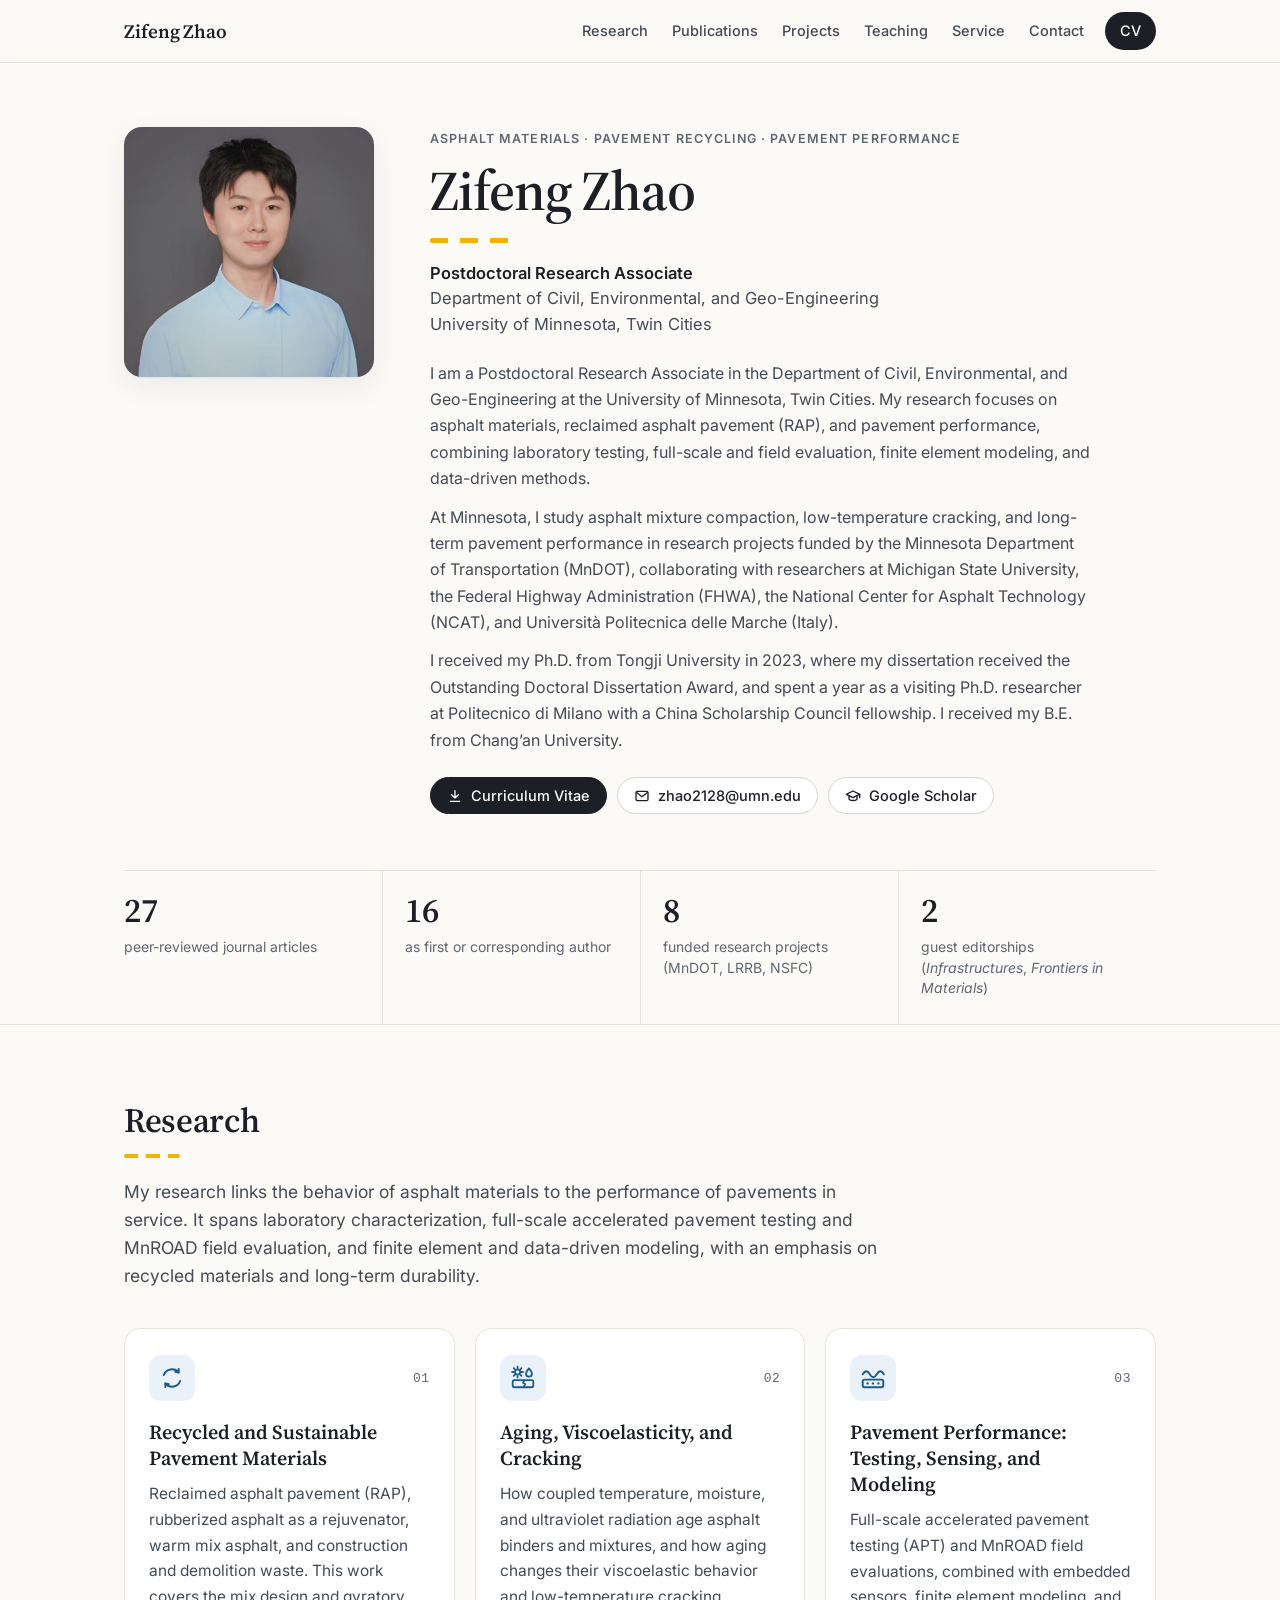
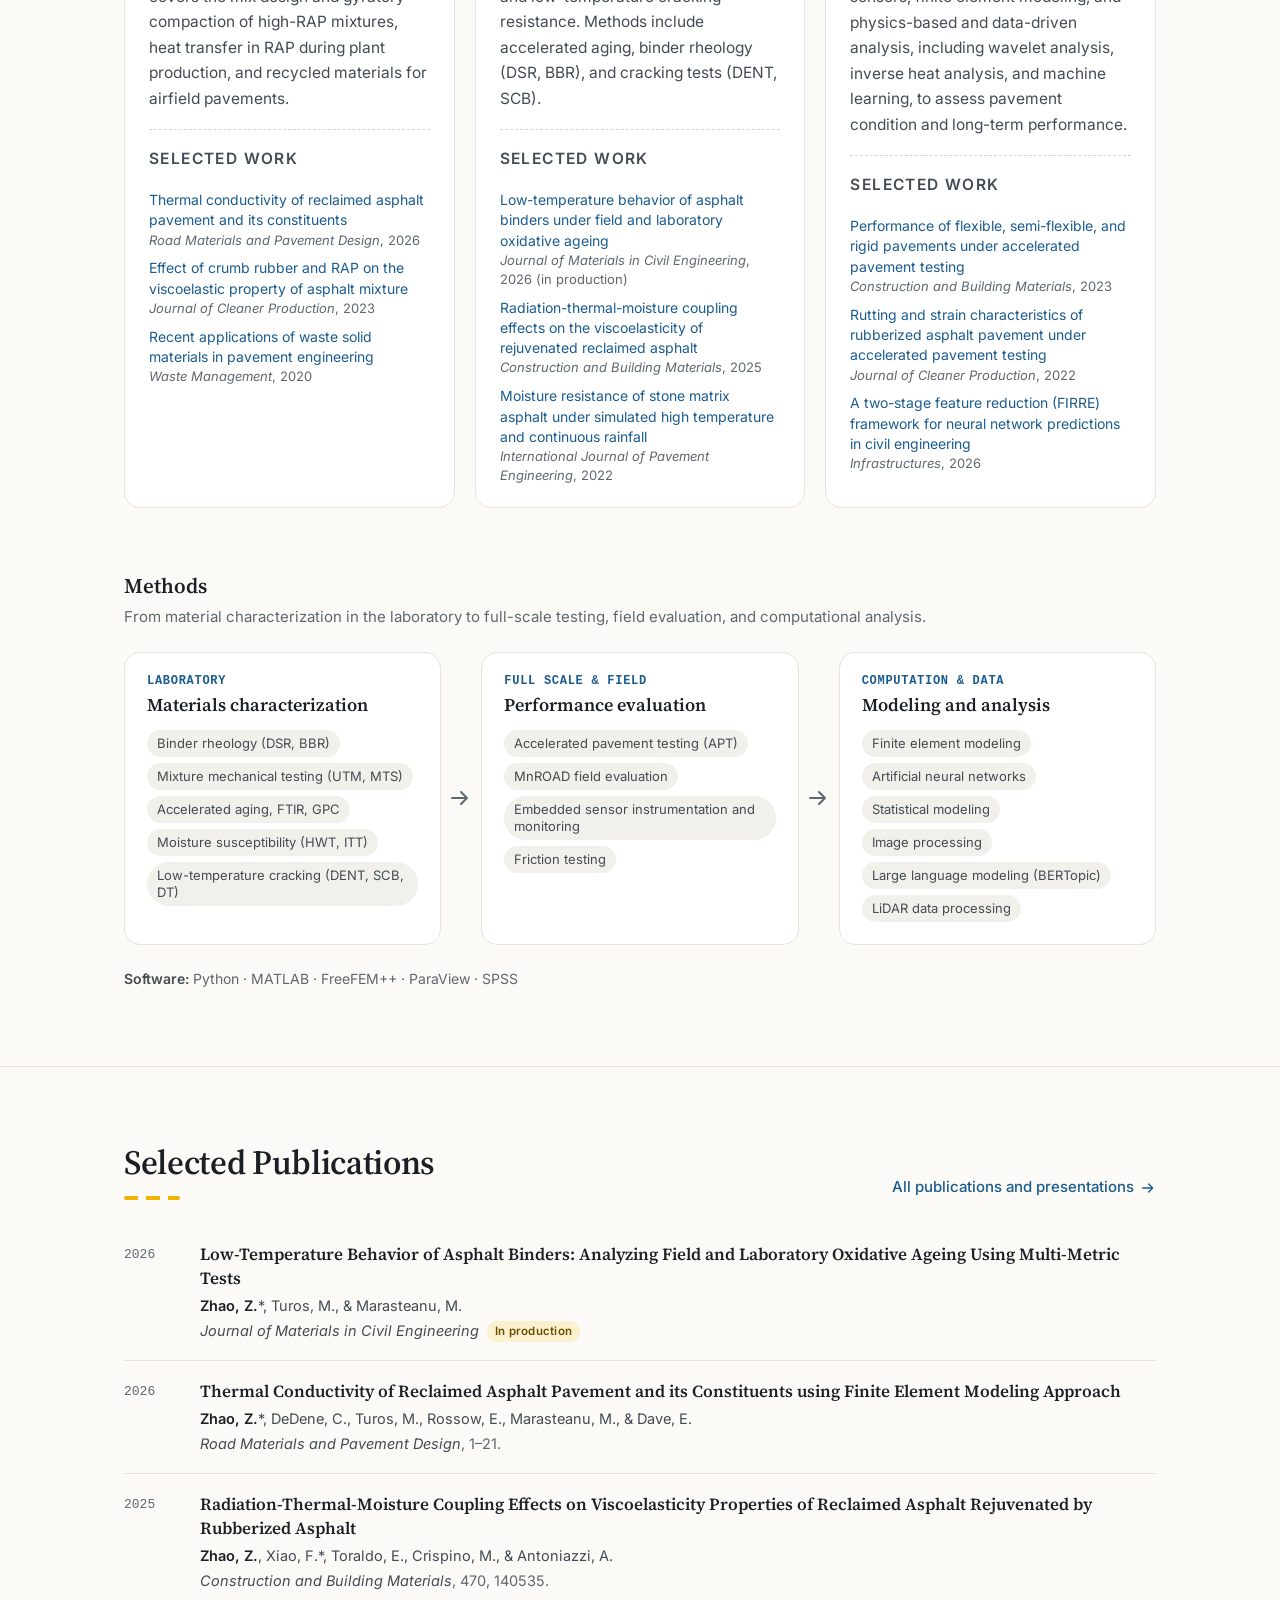
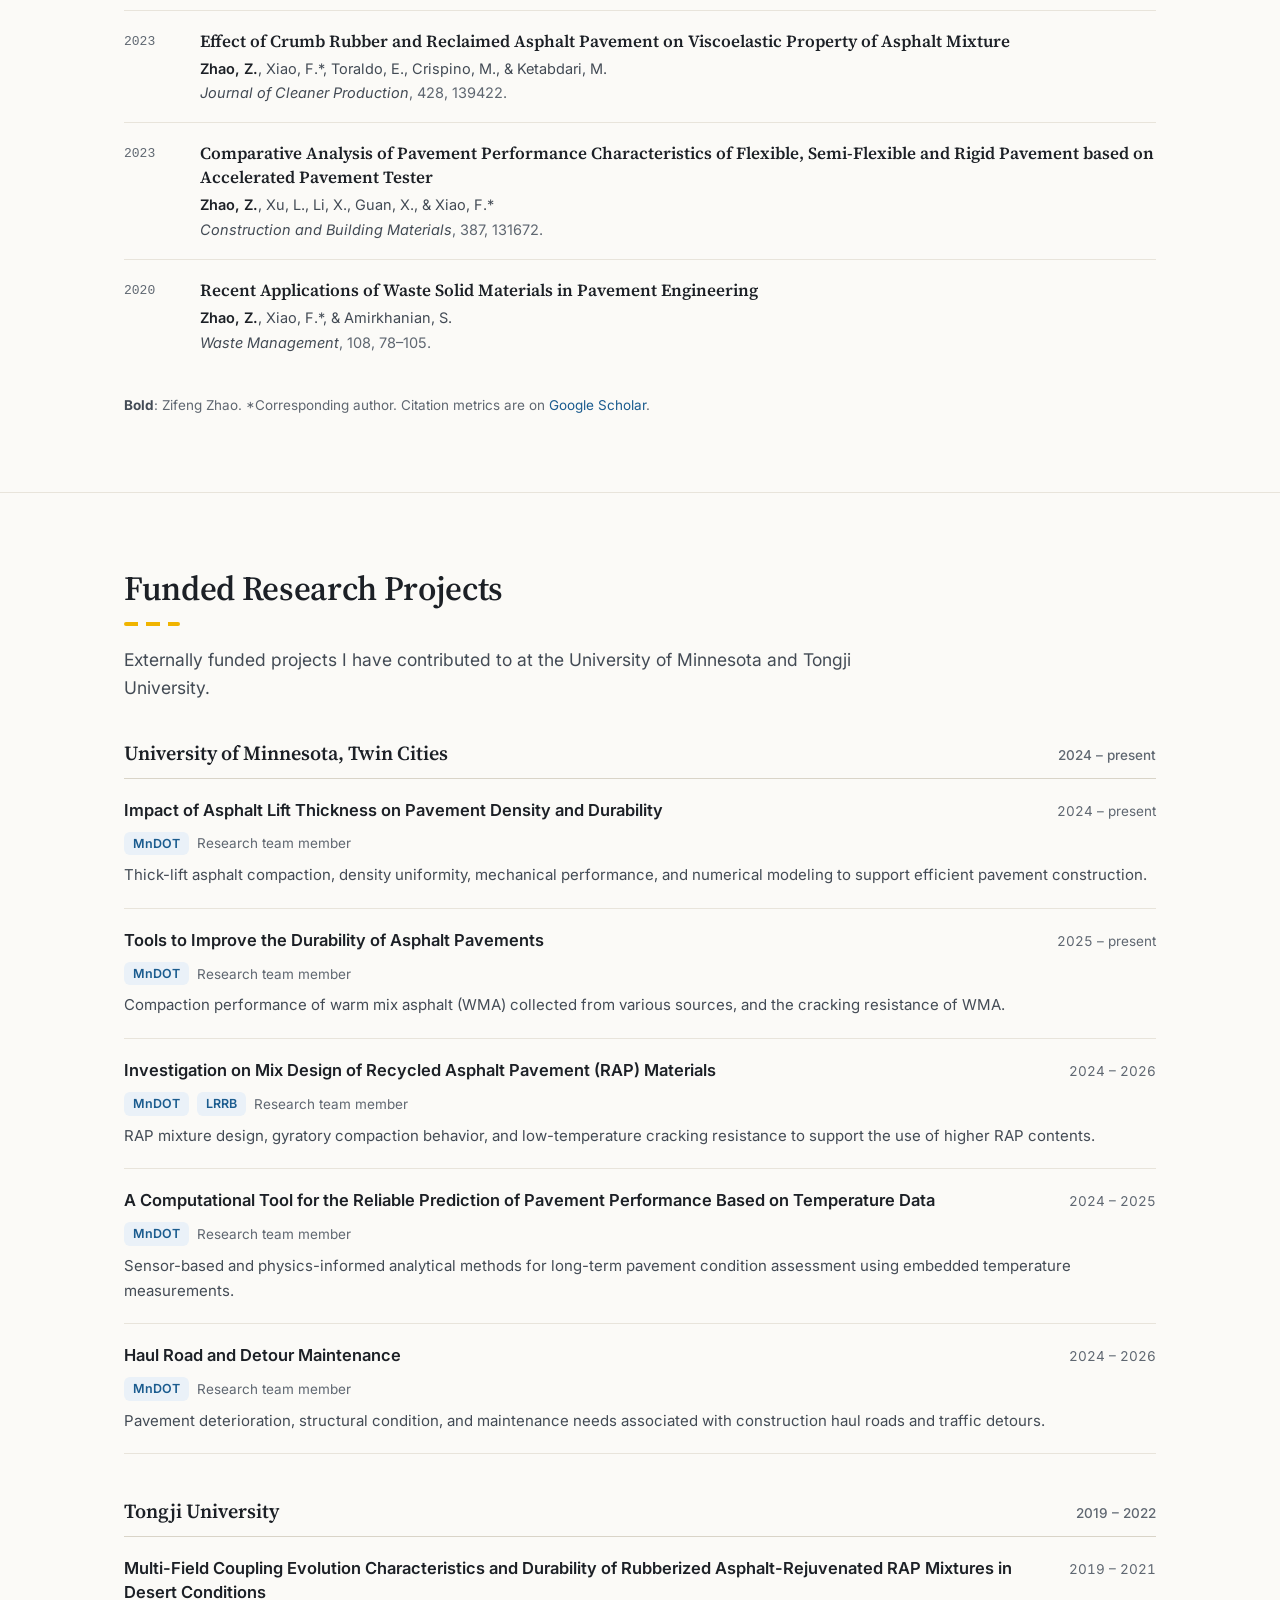
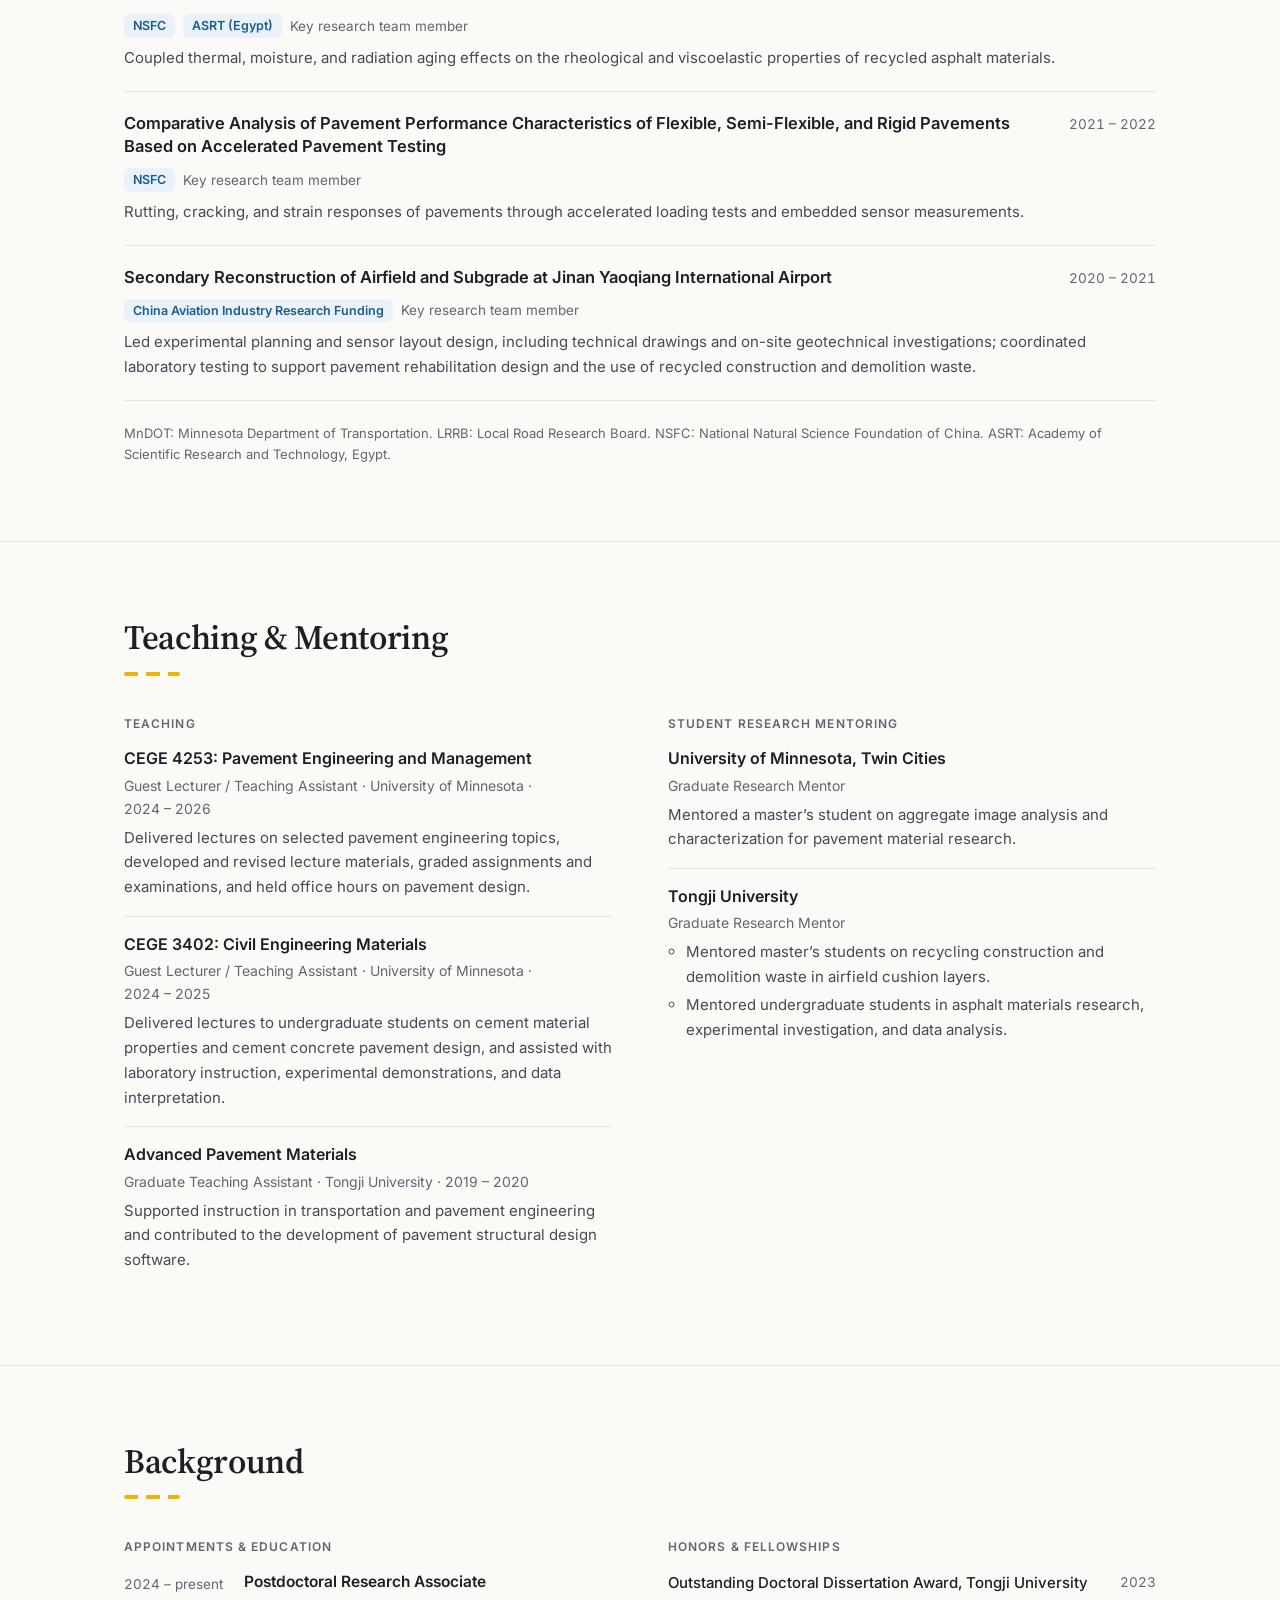
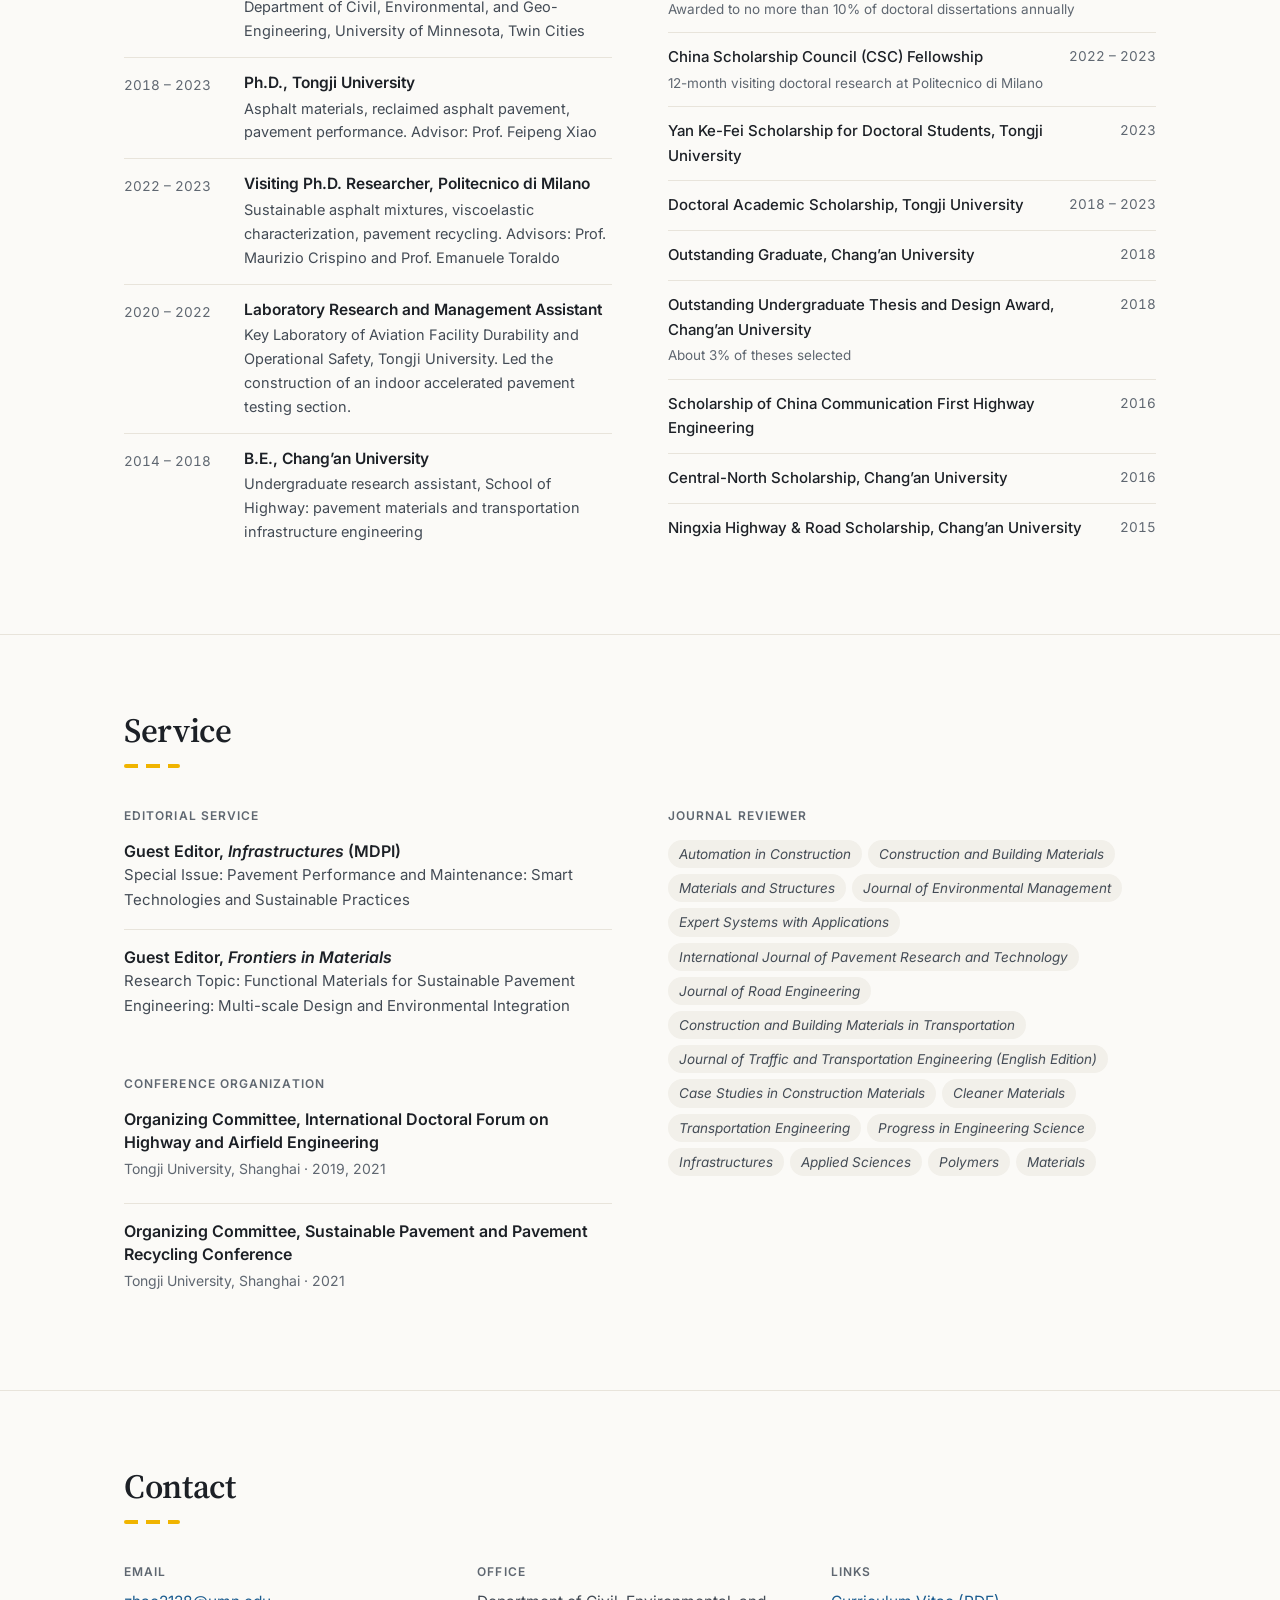
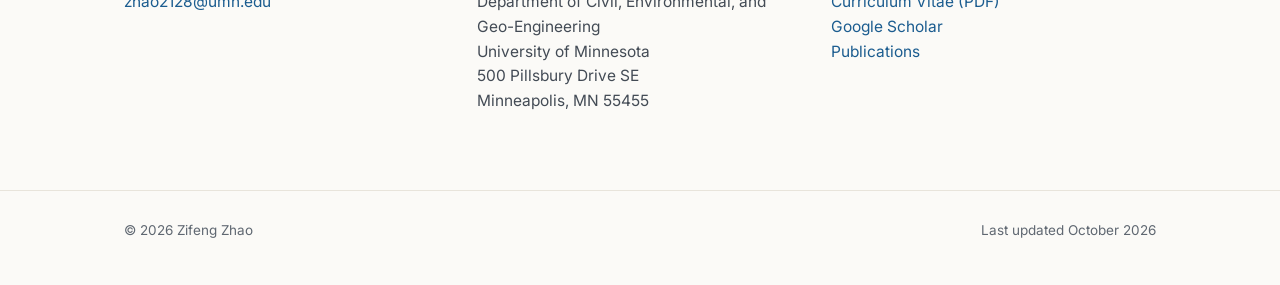
<file: index.html>
<!doctype html>
<html lang="en">
<head>
  <meta charset="utf-8">
  <meta name="viewport" content="width=device-width, initial-scale=1">
  <title>Zifeng Zhao | Asphalt Materials &amp; Pavement Engineering | University of Minnesota</title>
  <meta name="description" content="Zifeng Zhao, Ph.D., Postdoctoral Research Associate in Civil, Environmental, and Geo-Engineering at the University of Minnesota, Twin Cities. Research on asphalt materials, reclaimed asphalt pavement (RAP), and pavement performance.">
  <meta name="author" content="Zifeng Zhao">
  <link rel="canonical" href="https://zfzhao-22.github.io/">
  <meta name="theme-color" content="#fbfaf7" media="(prefers-color-scheme: light)">
  <meta name="theme-color" content="#131619" media="(prefers-color-scheme: dark)">

  <meta property="og:type" content="profile">
  <meta property="og:title" content="Zifeng Zhao | Asphalt Materials &amp; Pavement Engineering">
  <meta property="og:description" content="Postdoctoral Research Associate, Civil, Environmental, and Geo-Engineering, University of Minnesota. Asphalt materials, reclaimed asphalt pavement, and pavement performance.">
  <meta property="og:url" content="https://zfzhao-22.github.io/">
  <meta property="og:image" content="https://zfzhao-22.github.io/assets/img/zifeng-zhao.jpg">
  <meta property="og:image:alt" content="Portrait of Zifeng Zhao">
  <meta property="profile:first_name" content="Zifeng">
  <meta property="profile:last_name" content="Zhao">
  <meta name="twitter:card" content="summary">

  <link rel="icon" href="assets/img/favicon.svg" type="image/svg+xml">
  <link rel="preconnect" href="https://fonts.googleapis.com">
  <link rel="preconnect" href="https://fonts.gstatic.com" crossorigin>
  <link rel="stylesheet" href="https://fonts.googleapis.com/css2?family=Inter:ital,wght@0,400;0,500;0,600;1,400&amp;family=Source+Serif+4:ital,opsz,wght@0,8..60,400;0,8..60,600;1,8..60,400&amp;display=swap">
  <link rel="stylesheet" href="assets/css/style.css">

  <script type="application/ld+json">
  {
    "@context": "https://schema.org",
    "@type": "Person",
    "name": "Zifeng Zhao",
    "honorificSuffix": "Ph.D.",
    "jobTitle": "Postdoctoral Research Associate",
    "url": "https://zfzhao-22.github.io/",
    "image": "https://zfzhao-22.github.io/assets/img/zifeng-zhao.jpg",
    "email": "mailto:zhao2128@umn.edu",
    "worksFor": {
      "@type": "CollegeOrUniversity",
      "name": "University of Minnesota, Twin Cities",
      "department": {
        "@type": "Organization",
        "name": "Department of Civil, Environmental, and Geo-Engineering"
      }
    },
    "alumniOf": [
      { "@type": "CollegeOrUniversity", "name": "Tongji University" },
      { "@type": "CollegeOrUniversity", "name": "Politecnico di Milano" },
      { "@type": "CollegeOrUniversity", "name": "Chang'an University" }
    ],
    "knowsAbout": [
      "Asphalt materials",
      "Reclaimed asphalt pavement",
      "Pavement performance",
      "Pavement recycling",
      "Viscoelastic characterization",
      "Pavement engineering"
    ],
    "sameAs": [
      "https://scholar.google.com/citations?user=aBajyOAAAAAJ"
    ]
  }
  </script>
</head>
<body>
<a class="skip" href="#main">Skip to content</a>

<header class="site-header">
  <div class="container header-inner">
    <a class="brand" href="./">Zifeng Zhao</a>
    <nav class="site-nav" aria-label="Main">
      <a href="#research">Research</a>
      <a href="publications.html">Publications</a>
      <a href="#projects">Projects</a>
      <a href="#teaching">Teaching</a>
      <a href="#service">Service</a>
      <a href="#contact">Contact</a>
      <a class="nav-cv" href="files/Zifeng_Zhao_CV.pdf">CV</a>
    </nav>
  </div>
</header>

<main id="main">

  <!-- ============ About ============ -->
  <section class="hero" id="about">
    <div class="container">
      <div class="hero-grid">
        <figure class="hero-photo">
          <img src="assets/img/zifeng-zhao.jpg" width="830" height="830" alt="Portrait of Zifeng Zhao">
        </figure>

        <div class="hero-text">
          <p class="eyebrow">Asphalt Materials · Pavement Recycling · Pavement Performance</p>
          <h1>Zifeng Zhao</h1>
          <p class="role">
            <strong>Postdoctoral Research Associate</strong><br>
            Department of Civil, Environmental, and Geo-Engineering<br>
            University of Minnesota, Twin Cities
          </p>

          <div class="bio">
            <p>I am a Postdoctoral Research Associate in the Department of Civil, Environmental, and Geo-Engineering at the University of Minnesota, Twin Cities. My research focuses on asphalt materials, reclaimed asphalt pavement (RAP), and pavement performance, combining laboratory testing, full-scale and field evaluation, finite element modeling, and data-driven methods.</p>
            <p>At Minnesota, I study asphalt mixture compaction, low-temperature cracking, and long-term pavement performance in research projects funded by the Minnesota Department of Transportation (MnDOT), collaborating with researchers at Michigan State University, the Federal Highway Administration (FHWA), the National Center for Asphalt Technology (NCAT), and Università Politecnica delle Marche (Italy).</p>
            <p>I received my Ph.D. from Tongji University in 2023, where my dissertation received the Outstanding Doctoral Dissertation Award, and spent a year as a visiting Ph.D. researcher at Politecnico di Milano with a China Scholarship Council fellowship. I received my B.E. from Chang’an University.</p>
          </div>

          <div class="actions">
            <a class="btn btn-primary" href="files/Zifeng_Zhao_CV.pdf">
              <svg viewBox="0 0 24 24" fill="none" stroke="currentColor" stroke-width="2" stroke-linecap="round" stroke-linejoin="round" aria-hidden="true"><path d="M12 4v11M7 10l5 5 5-5M5 20h14"/></svg>
              Curriculum Vitae
            </a>
            <a class="btn" href="mailto:zhao2128@umn.edu">
              <svg viewBox="0 0 24 24" fill="none" stroke="currentColor" stroke-width="2" stroke-linecap="round" stroke-linejoin="round" aria-hidden="true"><rect x="3" y="5" width="18" height="14" rx="2"/><path d="M3.5 6.5 12 13l8.5-6.5"/></svg>
              zhao2128@umn.edu
            </a>
            <a class="btn" href="https://scholar.google.com/citations?user=aBajyOAAAAAJ&amp;hl=en">
              <svg viewBox="0 0 24 24" fill="none" stroke="currentColor" stroke-width="2" stroke-linecap="round" stroke-linejoin="round" aria-hidden="true"><path d="M2 9.5 12 4.5l10 5-10 5z"/><path d="M6 11.5v4.2c0 1.5 2.7 3 6 3s6-1.5 6-3v-4.2"/><path d="M22 9.5v5"/></svg>
              Google Scholar
            </a>
          </div>
          <!-- Optional, not in the CV. Uncomment to show:
          <p class="role">I am on the 2026–27 academic job market for tenure-track faculty positions.</p>
          -->
        </div>
      </div>

      <!-- Counts from the CV. Update these when the CV changes. -->
      <dl class="facts">
        <div><dt>27</dt><dd>peer-reviewed journal articles</dd></div>
        <div><dt>16</dt><dd>as first or corresponding author</dd></div>
        <div><dt>8</dt><dd>funded research projects (MnDOT, LRRB, NSFC)</dd></div>
        <div><dt>2</dt><dd>guest editorships (<i>Infrastructures</i>, <i>Frontiers in Materials</i>)</dd></div>
      </dl>
    </div>
  </section>

  <!-- ============ Research ============ -->
  <section class="section" id="research">
    <div class="container">
      <div class="section-head">
        <h2>Research</h2>
        <p class="section-lead">My research links the behavior of asphalt materials to the performance of pavements in service. It spans laboratory characterization, full-scale accelerated pavement testing and MnROAD field evaluation, and finite element and data-driven modeling, with an emphasis on recycled materials and long-term durability.</p>
      </div>

      <div class="thrusts">
        <article class="thrust">
          <div class="thrust-top">
            <span class="thrust-icon" aria-hidden="true">
              <svg viewBox="0 0 24 24" fill="none" stroke="currentColor" stroke-width="1.8" stroke-linecap="round" stroke-linejoin="round"><path d="M4.48 9.26A8 8 0 0 1 18.13 6.86"/><path d="M18.13 3.66v3.2l-3.15-.55"/><path d="M19.52 14.74A8 8 0 0 1 5.87 17.14"/><path d="M5.87 20.34v-3.2l3.15.55"/></svg>
            </span>
            <span class="thrust-num">01</span>
          </div>
          <h3>Recycled and Sustainable Pavement Materials</h3>
          <p>Reclaimed asphalt pavement (RAP), rubberized asphalt as a rejuvenator, warm mix asphalt, and construction and demolition waste. This work covers the mix design and gyratory compaction of high-RAP mixtures, heat transfer in RAP during plant production, and recycled materials for airfield pavements.</p>
          <p class="refs-label">Selected work</p>
          <ul class="thrust-refs">
            <li><a href="https://doi.org/10.1080/14680629.2026.2689544">Thermal conductivity of reclaimed asphalt pavement and its constituents</a><span class="src"><i>Road Materials and Pavement Design</i>, 2026</span></li>
            <li><a href="https://doi.org/10.1016/j.jclepro.2023.139422">Effect of crumb rubber and RAP on the viscoelastic property of asphalt mixture</a><span class="src"><i>Journal of Cleaner Production</i>, 2023</span></li>
            <li><a href="https://doi.org/10.1016/j.wasman.2020.04.024">Recent applications of waste solid materials in pavement engineering</a><span class="src"><i>Waste Management</i>, 2020</span></li>
          </ul>
        </article>

        <article class="thrust">
          <div class="thrust-top">
            <span class="thrust-icon" aria-hidden="true">
              <svg viewBox="0 0 24 24" fill="none" stroke="currentColor" stroke-width="1.7" stroke-linecap="round" stroke-linejoin="round"><circle cx="7" cy="6.5" r="2.4"/><path d="M10.8 6.5H12M9.69 9.19l.85.85M7 10.3v1.2M4.31 9.19l-.85.85M3.2 6.5H2M4.31 3.81l-.85-.85M7 2.7V1.5M9.69 3.81l.85-.85"/><path d="M17.5 3.2s-2.7 3.1-2.7 4.9a2.7 2.7 0 0 0 5.4 0c0-1.8-2.7-4.9-2.7-4.9z"/><rect x="2.5" y="14" width="19" height="6.5" rx="1.5"/><path d="m13.2 14-1.1 2.3 1.9 1.4-1.3 2.8"/></svg>
            </span>
            <span class="thrust-num">02</span>
          </div>
          <h3>Aging, Viscoelasticity, and Cracking</h3>
          <p>How coupled temperature, moisture, and ultraviolet radiation age asphalt binders and mixtures, and how aging changes their viscoelastic behavior and low-temperature cracking resistance. Methods include accelerated aging, binder rheology (DSR, BBR), and cracking tests (DENT, SCB).</p>
          <p class="refs-label">Selected work</p>
          <ul class="thrust-refs">
            <li><a href="publications.html#J27">Low-temperature behavior of asphalt binders under field and laboratory oxidative ageing</a><span class="src"><i>Journal of Materials in Civil Engineering</i>, 2026 (in production)</span></li>
            <li><a href="https://doi.org/10.1016/j.conbuildmat.2025.140535">Radiation-thermal-moisture coupling effects on the viscoelasticity of rejuvenated reclaimed asphalt</a><span class="src"><i>Construction and Building Materials</i>, 2025</span></li>
            <li><a href="https://doi.org/10.1080/10298436.2022.2096884">Moisture resistance of stone matrix asphalt under simulated high temperature and continuous rainfall</a><span class="src"><i>International Journal of Pavement Engineering</i>, 2022</span></li>
          </ul>
        </article>

        <article class="thrust">
          <div class="thrust-top">
            <span class="thrust-icon" aria-hidden="true">
              <svg viewBox="0 0 24 24" fill="none" stroke="currentColor" stroke-width="1.8" stroke-linecap="round" stroke-linejoin="round"><path d="M2.5 8.5Q5.75 3 9 8.5T15.5 8.5 22 8.5"/><rect x="2.5" y="13.5" width="19" height="7" rx="1.5"/><circle cx="7" cy="17" r="1.1" fill="currentColor" stroke="none"/><circle cx="12" cy="17" r="1.1" fill="currentColor" stroke="none"/><circle cx="17" cy="17" r="1.1" fill="currentColor" stroke="none"/></svg>
            </span>
            <span class="thrust-num">03</span>
          </div>
          <h3>Pavement Performance: Testing, Sensing, and Modeling</h3>
          <p>Full-scale accelerated pavement testing (APT) and MnROAD field evaluations, combined with embedded sensors, finite element modeling, and physics-based and data-driven analysis, including wavelet analysis, inverse heat analysis, and machine learning, to assess pavement condition and long-term performance.</p>
          <p class="refs-label">Selected work</p>
          <ul class="thrust-refs">
            <li><a href="https://doi.org/10.1016/j.conbuildmat.2023.131672">Performance of flexible, semi-flexible, and rigid pavements under accelerated pavement testing</a><span class="src"><i>Construction and Building Materials</i>, 2023</span></li>
            <li><a href="https://doi.org/10.1016/j.jclepro.2022.134219">Rutting and strain characteristics of rubberized asphalt pavement under accelerated pavement testing</a><span class="src"><i>Journal of Cleaner Production</i>, 2022</span></li>
            <li><a href="https://doi.org/10.3390/infrastructures11010029">A two-stage feature reduction (FIRRE) framework for neural network predictions in civil engineering</a><span class="src"><i>Infrastructures</i>, 2026</span></li>
          </ul>
        </article>
      </div>

      <div class="methods">
        <h3 class="sub-head">Methods</h3>
        <p class="sub-lead">From material characterization in the laboratory to full-scale testing, field evaluation, and computational analysis.</p>
        <ol class="flow">
          <li class="flow-step">
            <p class="flow-kicker">Laboratory</p>
            <h4>Materials characterization</h4>
            <ul class="tags">
              <li>Binder rheology (DSR, BBR)</li>
              <li>Mixture mechanical testing (UTM, MTS)</li>
              <li>Accelerated aging, FTIR, GPC</li>
              <li>Moisture susceptibility (HWT, ITT)</li>
              <li>Low-temperature cracking (DENT, SCB, DT)</li>
            </ul>
          </li>
          <li class="flow-step">
            <p class="flow-kicker">Full scale &amp; field</p>
            <h4>Performance evaluation</h4>
            <ul class="tags">
              <li>Accelerated pavement testing (APT)</li>
              <li>MnROAD field evaluation</li>
              <li>Embedded sensor instrumentation and monitoring</li>
              <li>Friction testing</li>
            </ul>
          </li>
          <li class="flow-step">
            <p class="flow-kicker">Computation &amp; data</p>
            <h4>Modeling and analysis</h4>
            <ul class="tags">
              <li>Finite element modeling</li>
              <li>Artificial neural networks</li>
              <li>Statistical modeling</li>
              <li>Image processing</li>
              <li>Large language modeling (BERTopic)</li>
              <li>LiDAR data processing</li>
            </ul>
          </li>
        </ol>
        <p class="tools"><b>Software:</b> Python · MATLAB · FreeFEM++ · ParaView · SPSS</p>
      </div>
    </div>
  </section>

  <!-- ============ Selected publications ============ -->
  <section class="section" id="publications">
    <div class="container">
      <div class="section-head section-head--row">
        <h2>Selected Publications</h2>
        <a class="more" href="publications.html">All publications and presentations
          <svg viewBox="0 0 24 24" fill="none" stroke="currentColor" stroke-width="2" stroke-linecap="round" stroke-linejoin="round" aria-hidden="true"><path d="M4 12h15M13 6l6 6-6 6"/></svg>
        </a>
      </div>

      <ol class="pub-list">
        <li class="pub">
          <span class="pub-tag">2026</span>
          <div>
            <p class="pub-title">Low-Temperature Behavior of Asphalt Binders: Analyzing Field and Laboratory Oxidative Ageing Using Multi-Metric Tests</p>
            <p class="pub-authors"><b>Zhao, Z.</b>*, Turos, M., &amp; Marasteanu, M.</p>
            <p class="pub-venue"><i>Journal of Materials in Civil Engineering</i> <span class="badge badge-press">In production</span></p>
          </div>
        </li>
        <li class="pub">
          <span class="pub-tag">2026</span>
          <div>
            <p class="pub-title"><a href="https://doi.org/10.1080/14680629.2026.2689544">Thermal Conductivity of Reclaimed Asphalt Pavement and its Constituents using Finite Element Modeling Approach</a></p>
            <p class="pub-authors"><b>Zhao, Z.</b>*, DeDene, C., Turos, M., Rossow, E., Marasteanu, M., &amp; Dave, E.</p>
            <p class="pub-venue"><i>Road Materials and Pavement Design</i>, 1–21.</p>
          </div>
        </li>
        <li class="pub">
          <span class="pub-tag">2025</span>
          <div>
            <p class="pub-title"><a href="https://doi.org/10.1016/j.conbuildmat.2025.140535">Radiation-Thermal-Moisture Coupling Effects on Viscoelasticity Properties of Reclaimed Asphalt Rejuvenated by Rubberized Asphalt</a></p>
            <p class="pub-authors"><b>Zhao, Z.</b>, Xiao, F.*, Toraldo, E., Crispino, M., &amp; Antoniazzi, A.</p>
            <p class="pub-venue"><i>Construction and Building Materials</i>, 470, 140535.</p>
          </div>
        </li>
        <li class="pub">
          <span class="pub-tag">2023</span>
          <div>
            <p class="pub-title"><a href="https://doi.org/10.1016/j.jclepro.2023.139422">Effect of Crumb Rubber and Reclaimed Asphalt Pavement on Viscoelastic Property of Asphalt Mixture</a></p>
            <p class="pub-authors"><b>Zhao, Z.</b>, Xiao, F.*, Toraldo, E., Crispino, M., &amp; Ketabdari, M.</p>
            <p class="pub-venue"><i>Journal of Cleaner Production</i>, 428, 139422.</p>
          </div>
        </li>
        <li class="pub">
          <span class="pub-tag">2023</span>
          <div>
            <p class="pub-title"><a href="https://doi.org/10.1016/j.conbuildmat.2023.131672">Comparative Analysis of Pavement Performance Characteristics of Flexible, Semi-Flexible and Rigid Pavement based on Accelerated Pavement Tester</a></p>
            <p class="pub-authors"><b>Zhao, Z.</b>, Xu, L., Li, X., Guan, X., &amp; Xiao, F.*</p>
            <p class="pub-venue"><i>Construction and Building Materials</i>, 387, 131672.</p>
          </div>
        </li>
        <li class="pub">
          <span class="pub-tag">2020</span>
          <div>
            <p class="pub-title"><a href="https://doi.org/10.1016/j.wasman.2020.04.024">Recent Applications of Waste Solid Materials in Pavement Engineering</a></p>
            <p class="pub-authors"><b>Zhao, Z.</b>, Xiao, F.*, &amp; Amirkhanian, S.</p>
            <p class="pub-venue"><i>Waste Management</i>, 108, 78–105.</p>
          </div>
        </li>
      </ol>
      <p class="legend"><b>Bold</b>: Zifeng Zhao. *Corresponding author. Citation metrics are on <a href="https://scholar.google.com/citations?user=aBajyOAAAAAJ&amp;hl=en">Google Scholar</a>.</p>
    </div>
  </section>

  <!-- ============ Projects ============ -->
  <section class="section" id="projects">
    <div class="container">
      <div class="section-head">
        <h2>Funded Research Projects</h2>
        <p class="section-lead">Externally funded projects I have contributed to at the University of Minnesota and Tongji University.</p>
      </div>

      <div class="proj-groups">
        <div>
          <h3 class="group-head">University of Minnesota, Twin Cities <span>2024 – present</span></h3>
          <ul class="proj-list">
            <li class="proj">
              <div class="proj-top">
                <h4>Impact of Asphalt Lift Thickness on Pavement Density and Durability</h4>
                <span class="proj-years">2024 – present</span>
              </div>
              <p class="proj-meta"><span class="sponsor"><abbr title="Minnesota Department of Transportation">MnDOT</abbr></span> Research team member</p>
              <p class="proj-desc">Thick-lift asphalt compaction, density uniformity, mechanical performance, and numerical modeling to support efficient pavement construction.</p>
            </li>
            <li class="proj">
              <div class="proj-top">
                <h4>Tools to Improve the Durability of Asphalt Pavements</h4>
                <span class="proj-years">2025 – present</span>
              </div>
              <p class="proj-meta"><span class="sponsor"><abbr title="Minnesota Department of Transportation">MnDOT</abbr></span> Research team member</p>
              <p class="proj-desc">Compaction performance of warm mix asphalt (WMA) collected from various sources, and the cracking resistance of WMA.</p>
            </li>
            <li class="proj">
              <div class="proj-top">
                <h4>Investigation on Mix Design of Recycled Asphalt Pavement (RAP) Materials</h4>
                <span class="proj-years">2024 – 2026</span>
              </div>
              <p class="proj-meta"><span class="sponsor"><abbr title="Minnesota Department of Transportation">MnDOT</abbr></span><span class="sponsor"><abbr title="Local Road Research Board">LRRB</abbr></span> Research team member</p>
              <p class="proj-desc">RAP mixture design, gyratory compaction behavior, and low-temperature cracking resistance to support the use of higher RAP contents.</p>
            </li>
            <li class="proj">
              <div class="proj-top">
                <h4>A Computational Tool for the Reliable Prediction of Pavement Performance Based on Temperature Data</h4>
                <span class="proj-years">2024 – 2025</span>
              </div>
              <p class="proj-meta"><span class="sponsor"><abbr title="Minnesota Department of Transportation">MnDOT</abbr></span> Research team member</p>
              <p class="proj-desc">Sensor-based and physics-informed analytical methods for long-term pavement condition assessment using embedded temperature measurements.</p>
            </li>
            <li class="proj">
              <div class="proj-top">
                <h4>Haul Road and Detour Maintenance</h4>
                <span class="proj-years">2024 – 2026</span>
              </div>
              <p class="proj-meta"><span class="sponsor"><abbr title="Minnesota Department of Transportation">MnDOT</abbr></span> Research team member</p>
              <p class="proj-desc">Pavement deterioration, structural condition, and maintenance needs associated with construction haul roads and traffic detours.</p>
            </li>
          </ul>
        </div>

        <div>
          <h3 class="group-head">Tongji University <span>2019 – 2022</span></h3>
          <ul class="proj-list">
            <li class="proj">
              <div class="proj-top">
                <h4>Multi-Field Coupling Evolution Characteristics and Durability of Rubberized Asphalt-Rejuvenated RAP Mixtures in Desert Conditions</h4>
                <span class="proj-years">2019 – 2021</span>
              </div>
              <p class="proj-meta"><span class="sponsor"><abbr title="National Natural Science Foundation of China">NSFC</abbr></span><span class="sponsor"><abbr title="Academy of Scientific Research and Technology, Egypt">ASRT (Egypt)</abbr></span> Key research team member</p>
              <p class="proj-desc">Coupled thermal, moisture, and radiation aging effects on the rheological and viscoelastic properties of recycled asphalt materials.</p>
            </li>
            <li class="proj">
              <div class="proj-top">
                <h4>Comparative Analysis of Pavement Performance Characteristics of Flexible, Semi-Flexible, and Rigid Pavements Based on Accelerated Pavement Testing</h4>
                <span class="proj-years">2021 – 2022</span>
              </div>
              <p class="proj-meta"><span class="sponsor"><abbr title="National Natural Science Foundation of China">NSFC</abbr></span> Key research team member</p>
              <p class="proj-desc">Rutting, cracking, and strain responses of pavements through accelerated loading tests and embedded sensor measurements.</p>
            </li>
            <li class="proj">
              <div class="proj-top">
                <h4>Secondary Reconstruction of Airfield and Subgrade at Jinan Yaoqiang International Airport</h4>
                <span class="proj-years">2020 – 2021</span>
              </div>
              <p class="proj-meta"><span class="sponsor">China Aviation Industry Research Funding</span> Key research team member</p>
              <p class="proj-desc">Led experimental planning and sensor layout design, including technical drawings and on-site geotechnical investigations; coordinated laboratory testing to support pavement rehabilitation design and the use of recycled construction and demolition waste.</p>
            </li>
          </ul>
        </div>
      </div>
      <p class="abbrs">MnDOT: Minnesota Department of Transportation. LRRB: Local Road Research Board. NSFC: National Natural Science Foundation of China. ASRT: Academy of Scientific Research and Technology, Egypt.</p>
    </div>
  </section>

  <!-- ============ Teaching & mentoring ============ -->
  <section class="section" id="teaching">
    <div class="container">
      <div class="section-head">
        <h2>Teaching &amp; Mentoring</h2>
      </div>

      <div class="cols">
        <div>
          <p class="kicker">Teaching</p>
          <ul class="entries">
            <li class="entry">
              <h4>CEGE 4253: Pavement Engineering and Management</h4>
              <p class="meta">Guest Lecturer / Teaching Assistant · University of Minnesota · <span class="nowrap">2024 – 2026</span></p>
              <p>Delivered lectures on selected pavement engineering topics, developed and revised lecture materials, graded assignments and examinations, and held office hours on pavement design.</p>
            </li>
            <li class="entry">
              <h4>CEGE 3402: Civil Engineering Materials</h4>
              <p class="meta">Guest Lecturer / Teaching Assistant · University of Minnesota · <span class="nowrap">2024 – 2025</span></p>
              <p>Delivered lectures to undergraduate students on cement material properties and cement concrete pavement design, and assisted with laboratory instruction, experimental demonstrations, and data interpretation.</p>
            </li>
            <li class="entry">
              <h4>Advanced Pavement Materials</h4>
              <p class="meta">Graduate Teaching Assistant · Tongji University · <span class="nowrap">2019 – 2020</span></p>
              <p>Supported instruction in transportation and pavement engineering and contributed to the development of pavement structural design software.</p>
            </li>
          </ul>
        </div>

        <div>
          <p class="kicker">Student research mentoring</p>
          <ul class="entries">
            <li class="entry">
              <h4>University of Minnesota, Twin Cities</h4>
              <p class="meta">Graduate Research Mentor</p>
              <p>Mentored a master’s student on aggregate image analysis and characterization for pavement material research.</p>
            </li>
            <li class="entry">
              <h4>Tongji University</h4>
              <p class="meta">Graduate Research Mentor</p>
              <ul>
                <li>Mentored master’s students on recycling construction and demolition waste in airfield cushion layers.</li>
                <li>Mentored undergraduate students in asphalt materials research, experimental investigation, and data analysis.</li>
              </ul>
            </li>
          </ul>
        </div>
      </div>
    </div>
  </section>

  <!-- ============ Background ============ -->
  <section class="section" id="background">
    <div class="container">
      <div class="section-head">
        <h2>Background</h2>
      </div>

      <div class="cols">
        <div>
          <p class="kicker">Appointments &amp; education</p>
          <ol class="timeline">
            <li>
              <span class="tl-when">2024 – present</span>
              <div class="tl-what">
                <h4>Postdoctoral Research Associate</h4>
                <p>Department of Civil, Environmental, and Geo-Engineering, University of Minnesota, Twin Cities</p>
              </div>
            </li>
            <li>
              <span class="tl-when">2018 – 2023</span>
              <div class="tl-what">
                <h4>Ph.D., Tongji University</h4>
                <p>Asphalt materials, reclaimed asphalt pavement, pavement performance. Advisor: Prof. Feipeng Xiao</p>
              </div>
            </li>
            <li>
              <span class="tl-when">2022 – 2023</span>
              <div class="tl-what">
                <h4>Visiting Ph.D. Researcher, Politecnico di Milano</h4>
                <p>Sustainable asphalt mixtures, viscoelastic characterization, pavement recycling. Advisors: Prof. Maurizio Crispino and Prof. Emanuele Toraldo</p>
              </div>
            </li>
            <li>
              <span class="tl-when">2020 – 2022</span>
              <div class="tl-what">
                <h4>Laboratory Research and Management Assistant</h4>
                <p>Key Laboratory of Aviation Facility Durability and Operational Safety, Tongji University. Led the construction of an indoor accelerated pavement testing section.</p>
              </div>
            </li>
            <li>
              <span class="tl-when">2014 – 2018</span>
              <div class="tl-what">
                <h4>B.E., Chang’an University</h4>
                <p>Undergraduate research assistant, School of Highway: pavement materials and transportation infrastructure engineering</p>
              </div>
            </li>
          </ol>
        </div>

        <div>
          <p class="kicker">Honors &amp; fellowships</p>
          <ul class="honors">
            <li>
              <span class="h-name">Outstanding Doctoral Dissertation Award, Tongji University<span class="h-note">Awarded to no more than 10% of doctoral dissertations annually</span></span>
              <span class="h-year">2023</span>
            </li>
            <li>
              <span class="h-name">China Scholarship Council (CSC) Fellowship<span class="h-note">12-month visiting doctoral research at Politecnico di Milano</span></span>
              <span class="h-year">2022 – 2023</span>
            </li>
            <li>
              <span class="h-name">Yan Ke-Fei Scholarship for Doctoral Students, Tongji University</span>
              <span class="h-year">2023</span>
            </li>
            <li>
              <span class="h-name">Doctoral Academic Scholarship, Tongji University</span>
              <span class="h-year">2018 – 2023</span>
            </li>
            <li>
              <span class="h-name">Outstanding Graduate, Chang’an University</span>
              <span class="h-year">2018</span>
            </li>
            <li>
              <span class="h-name">Outstanding Undergraduate Thesis and Design Award, Chang’an University<span class="h-note">About 3% of theses selected</span></span>
              <span class="h-year">2018</span>
            </li>
            <li>
              <span class="h-name">Scholarship of China Communication First Highway Engineering</span>
              <span class="h-year">2016</span>
            </li>
            <li>
              <span class="h-name">Central-North Scholarship, Chang’an University</span>
              <span class="h-year">2016</span>
            </li>
            <li>
              <span class="h-name">Ningxia Highway &amp; Road Scholarship, Chang’an University</span>
              <span class="h-year">2015</span>
            </li>
          </ul>
        </div>
      </div>
    </div>
  </section>

  <!-- ============ Service ============ -->
  <section class="section" id="service">
    <div class="container">
      <div class="section-head">
        <h2>Service</h2>
      </div>

      <div class="cols">
        <div>
          <div class="block">
            <p class="kicker">Editorial service</p>
            <ul class="entries">
              <li class="entry">
                <h4>Guest Editor, <i>Infrastructures</i> (MDPI)</h4>
                <p>Special Issue: Pavement Performance and Maintenance: Smart Technologies and Sustainable Practices</p>
              </li>
              <li class="entry">
                <h4>Guest Editor, <i>Frontiers in Materials</i></h4>
                <p>Research Topic: Functional Materials for Sustainable Pavement Engineering: Multi-scale Design and Environmental Integration</p>
              </li>
            </ul>
          </div>
          <div class="block">
            <p class="kicker">Conference organization</p>
            <ul class="entries">
              <li class="entry">
                <h4>Organizing Committee, International Doctoral Forum on Highway and Airfield Engineering</h4>
                <p class="meta">Tongji University, Shanghai · 2019, 2021</p>
              </li>
              <li class="entry">
                <h4>Organizing Committee, Sustainable Pavement and Pavement Recycling Conference</h4>
                <p class="meta">Tongji University, Shanghai · 2021</p>
              </li>
            </ul>
          </div>
        </div>

        <div>
          <p class="kicker">Journal reviewer</p>
          <ul class="journals">
            <li>Automation in Construction</li>
            <li>Construction and Building Materials</li>
            <li>Materials and Structures</li>
            <li>Journal of Environmental Management</li>
            <li>Expert Systems with Applications</li>
            <li>International Journal of Pavement Research and Technology</li>
            <li>Journal of Road Engineering</li>
            <li>Construction and Building Materials in Transportation</li>
            <li>Journal of Traffic and Transportation Engineering (English Edition)</li>
            <li>Case Studies in Construction Materials</li>
            <li>Cleaner Materials</li>
            <li>Transportation Engineering</li>
            <li>Progress in Engineering Science</li>
            <li>Infrastructures</li>
            <li>Applied Sciences</li>
            <li>Polymers</li>
            <li>Materials</li>
          </ul>
        </div>
      </div>
    </div>
  </section>

  <!-- ============ Contact ============ -->
  <section class="section" id="contact">
    <div class="container">
      <div class="section-head">
        <h2>Contact</h2>
      </div>

      <div class="contact-grid">
        <div class="contact-item">
          <h3>Email</h3>
          <p><a href="mailto:zhao2128@umn.edu">zhao2128@umn.edu</a></p>
        </div>
        <div class="contact-item">
          <h3>Office</h3>
          <address>
            Department of Civil, Environmental, and Geo-Engineering<br>
            University of Minnesota<br>
            500 Pillsbury Drive SE<br>
            Minneapolis, MN 55455
          </address>
        </div>
        <div class="contact-item">
          <h3>Links</h3>
          <p>
            <a href="files/Zifeng_Zhao_CV.pdf">Curriculum Vitae (PDF)</a><br>
            <a href="https://scholar.google.com/citations?user=aBajyOAAAAAJ&amp;hl=en">Google Scholar</a><br>
            <a href="publications.html">Publications</a>
          </p>
        </div>
      </div>
    </div>
  </section>

</main>

<footer class="site-footer">
  <div class="container footer-inner">
    <span>© 2026 Zifeng Zhao</span>
    <span>Last updated October 2026</span>
  </div>
</footer>
</body>
</html>
</file>
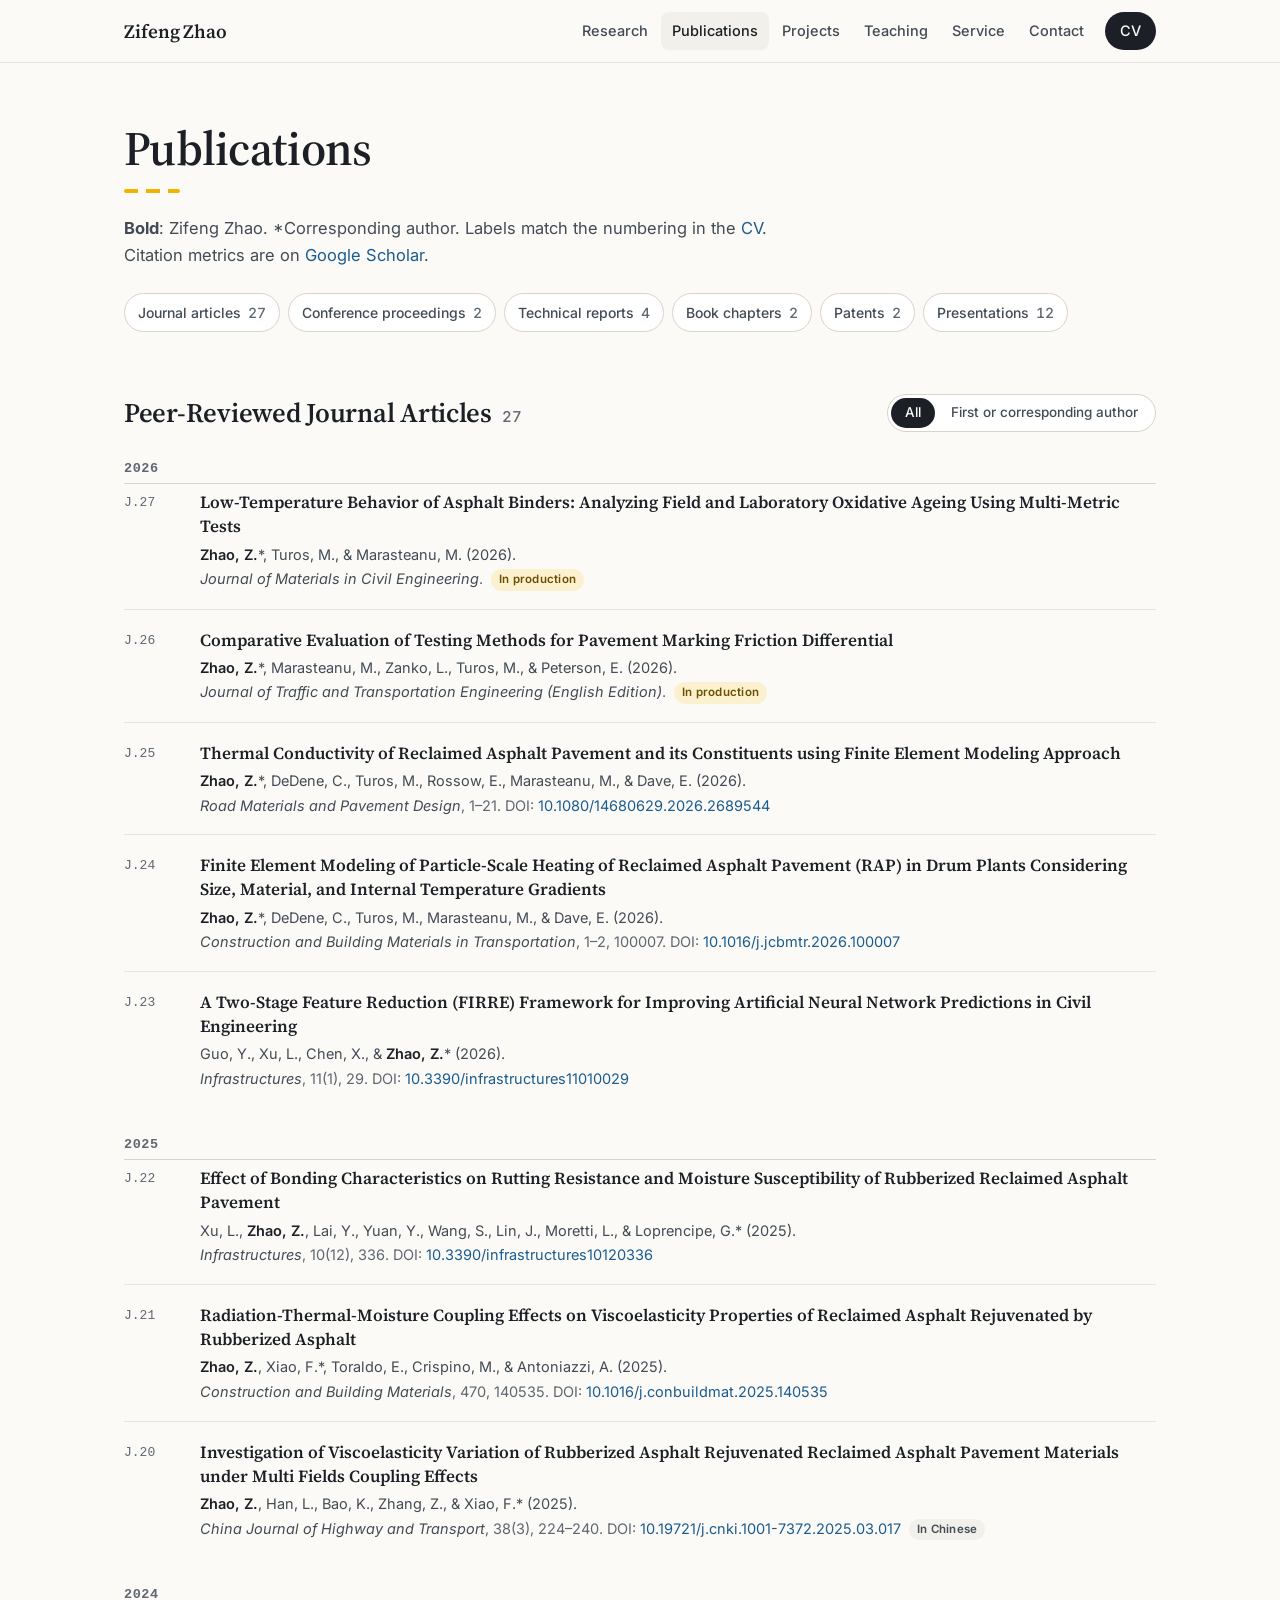
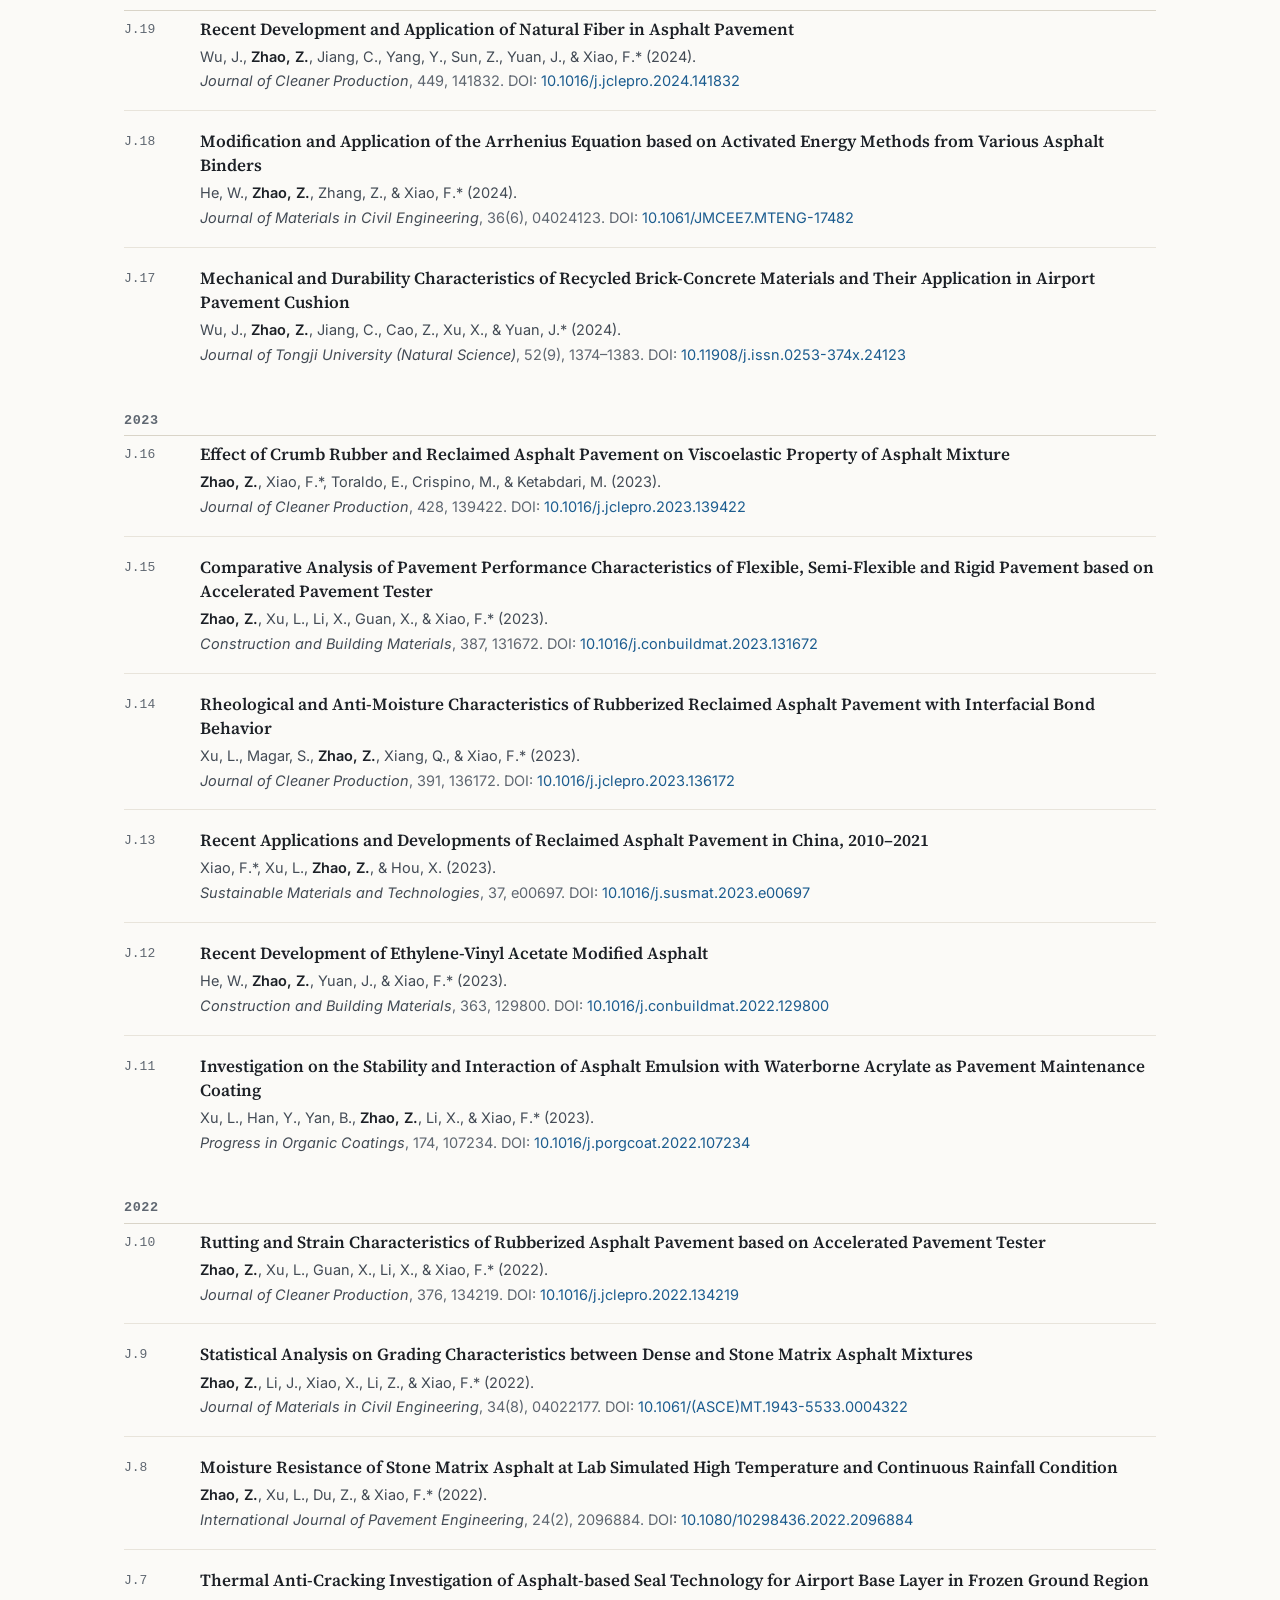
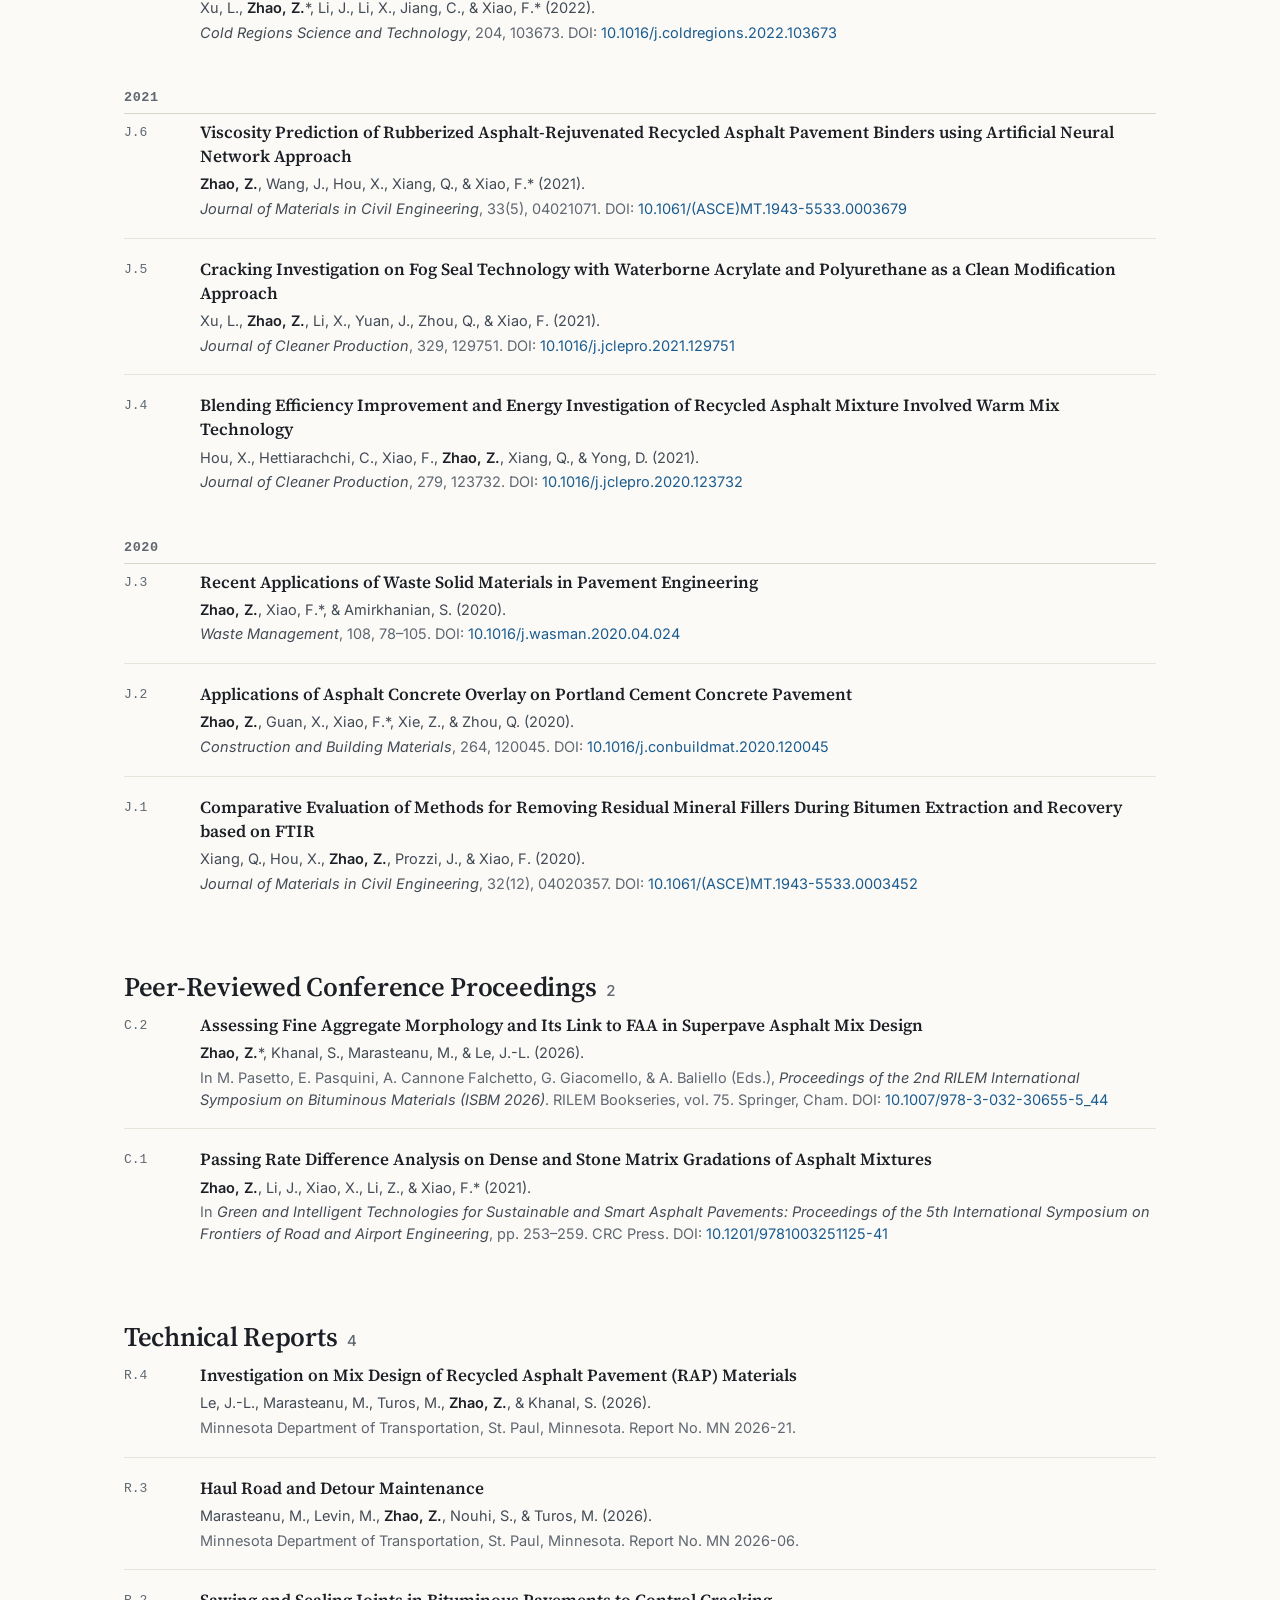
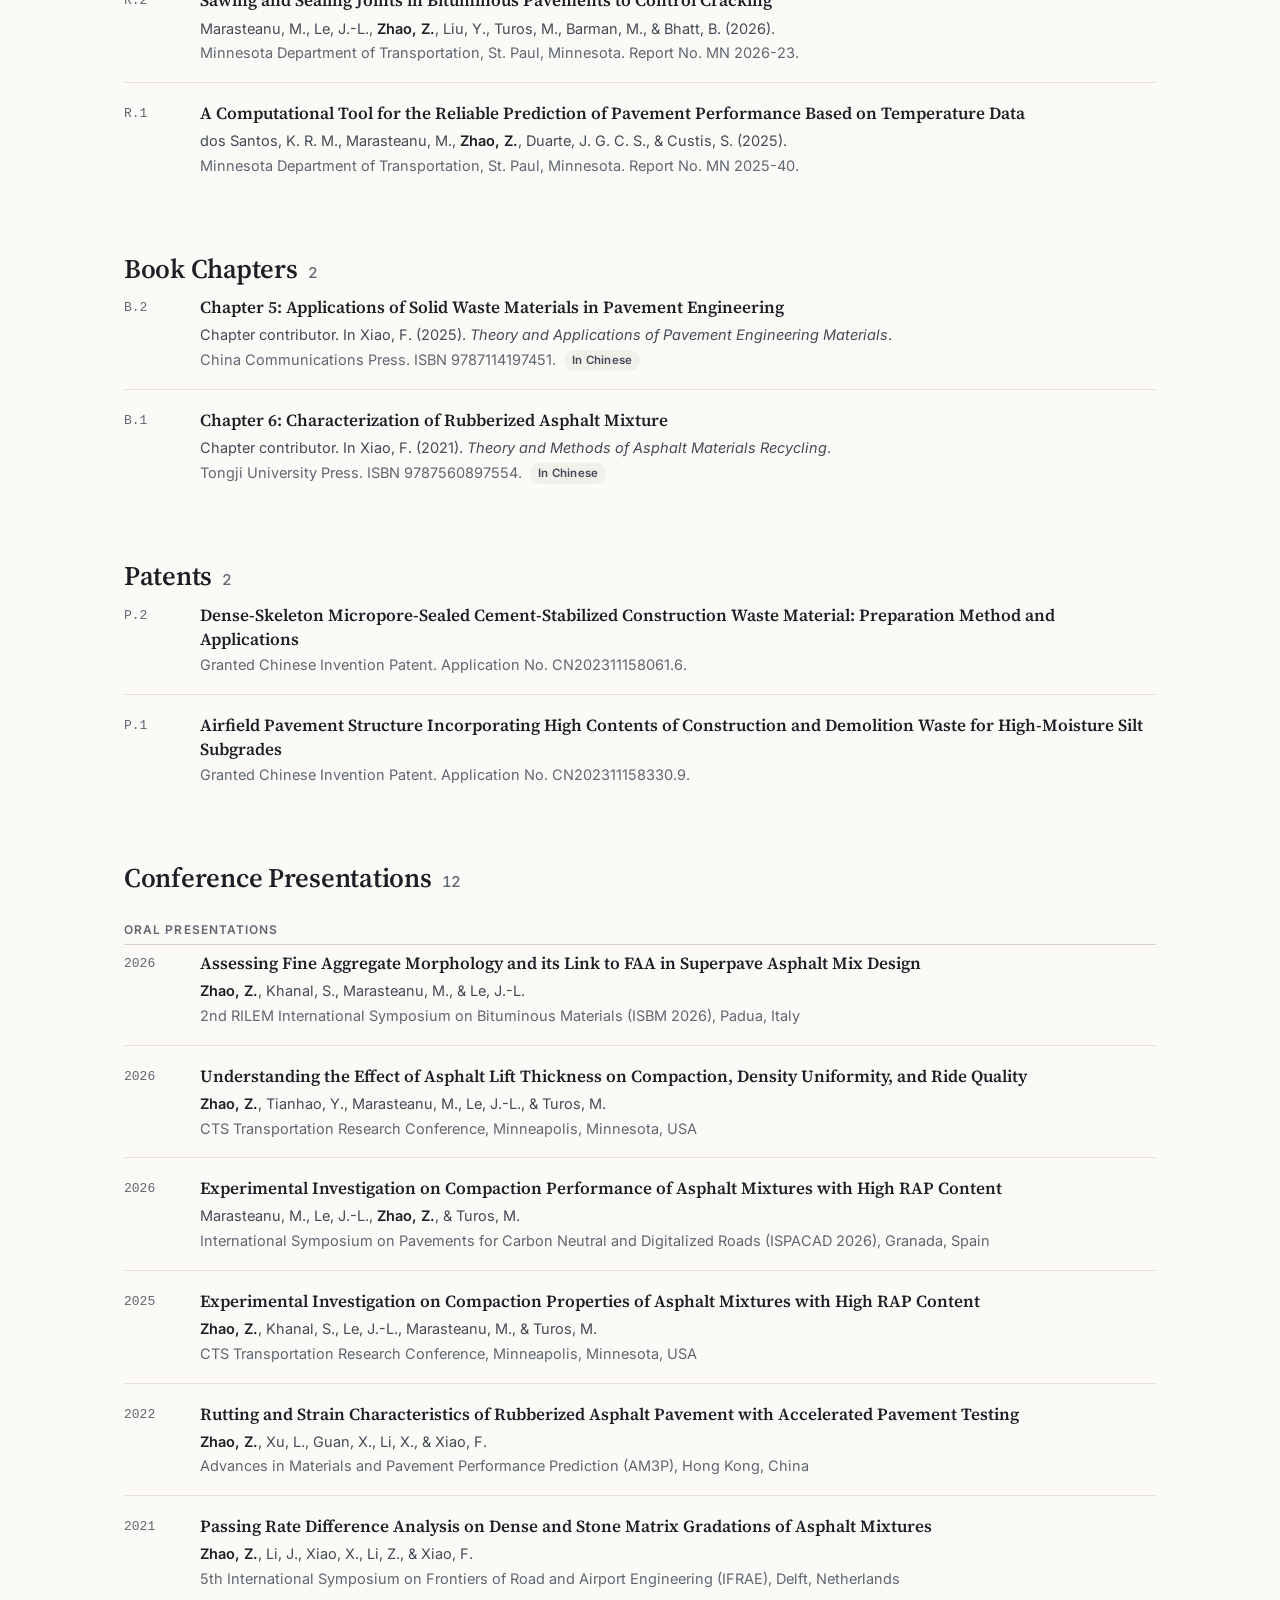
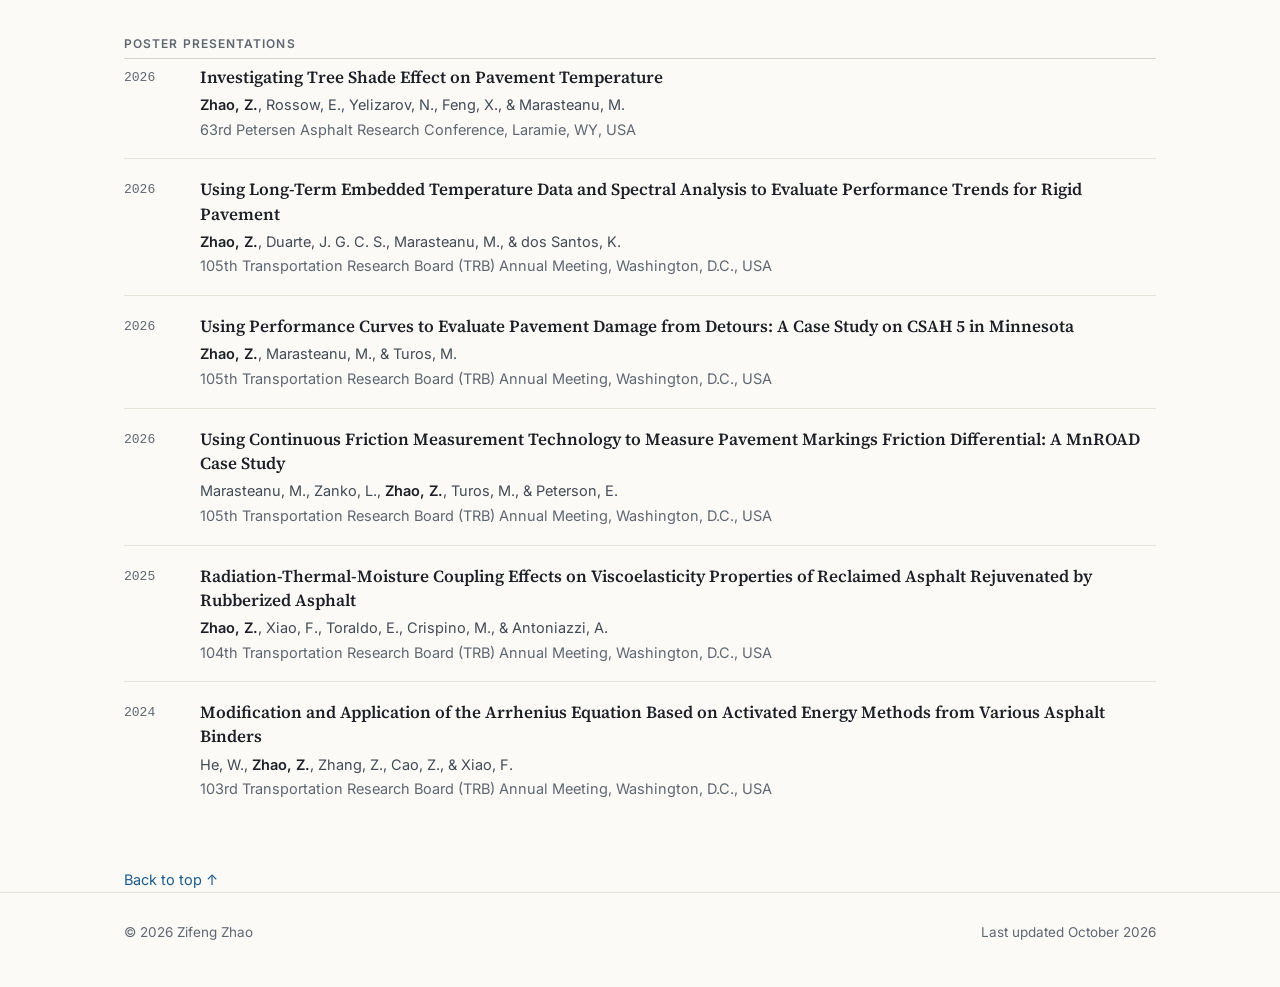
<file: publications.html>
<!doctype html>
<html lang="en">
<head>
  <meta charset="utf-8">
  <meta name="viewport" content="width=device-width, initial-scale=1">
  <title>Publications | Zifeng Zhao | Asphalt Materials &amp; Pavement Engineering</title>
  <meta name="description" content="Publications of Zifeng Zhao (University of Minnesota): journal articles, conference proceedings, MnDOT technical reports, book chapters, patents, and conference presentations on asphalt materials, reclaimed asphalt pavement, and pavement performance.">
  <meta name="author" content="Zifeng Zhao">
  <link rel="canonical" href="https://zfzhao-22.github.io/publications.html">
  <meta name="theme-color" content="#fbfaf7" media="(prefers-color-scheme: light)">
  <meta name="theme-color" content="#131619" media="(prefers-color-scheme: dark)">

  <meta property="og:type" content="website">
  <meta property="og:title" content="Publications | Zifeng Zhao">
  <meta property="og:description" content="Journal articles, conference proceedings, technical reports, book chapters, patents, and presentations on asphalt materials and pavement performance.">
  <meta property="og:url" content="https://zfzhao-22.github.io/publications.html">
  <meta property="og:image" content="https://zfzhao-22.github.io/assets/img/zifeng-zhao.jpg">
  <meta name="twitter:card" content="summary">

  <link rel="icon" href="assets/img/favicon.svg" type="image/svg+xml">
  <link rel="preconnect" href="https://fonts.googleapis.com">
  <link rel="preconnect" href="https://fonts.gstatic.com" crossorigin>
  <link rel="stylesheet" href="https://fonts.googleapis.com/css2?family=Inter:ital,wght@0,400;0,500;0,600;1,400&amp;family=Source+Serif+4:ital,opsz,wght@0,8..60,400;0,8..60,600;1,8..60,400&amp;display=swap">
  <link rel="stylesheet" href="assets/css/style.css">
</head>
<body>
<a class="skip" href="#main">Skip to content</a>

<header class="site-header">
  <div class="container header-inner">
    <a class="brand" href="./">Zifeng Zhao</a>
    <nav class="site-nav" aria-label="Main">
      <a href="./#research">Research</a>
      <a href="publications.html" aria-current="page">Publications</a>
      <a href="./#projects">Projects</a>
      <a href="./#teaching">Teaching</a>
      <a href="./#service">Service</a>
      <a href="./#contact">Contact</a>
      <a class="nav-cv" href="files/Zifeng_Zhao_CV.pdf">CV</a>
    </nav>
  </div>
</header>

<main id="main">
  <div class="container">

    <header class="page-head">
      <h1>Publications</h1>
      <p class="page-intro"><b>Bold</b>: Zifeng Zhao. *Corresponding author. Labels match the numbering in the <a href="files/Zifeng_Zhao_CV.pdf">CV</a>. Citation metrics are on <a href="https://scholar.google.com/citations?user=aBajyOAAAAAJ&amp;hl=en">Google Scholar</a>.</p>
      <ul class="toc">
        <li><a href="#journal">Journal articles <span class="n" data-count="journal">27</span></a></li>
        <li><a href="#proceedings">Conference proceedings <span class="n" data-count="proceedings">2</span></a></li>
        <li><a href="#reports">Technical reports <span class="n" data-count="reports">4</span></a></li>
        <li><a href="#chapters">Book chapters <span class="n" data-count="chapters">2</span></a></li>
        <li><a href="#patents">Patents <span class="n" data-count="patents">2</span></a></li>
        <li><a href="#presentations">Presentations <span class="n" data-count="presentations">12</span></a></li>
      </ul>
    </header>

    <!-- ============ Journal articles ============
         To add a paper: copy one <li class="pub"> block into the right year.
         Add data-lead if Zifeng is first or corresponding author. Counts update automatically. -->
    <section class="pub-section" id="journal">
      <div class="pub-section-head">
        <h2>Peer-Reviewed Journal Articles <span class="n" data-count="journal">27</span></h2>
        <div class="filter" role="group" aria-label="Filter journal articles" hidden>
          <button type="button" data-filter="all" aria-pressed="true">All</button>
          <button type="button" data-filter="lead" aria-pressed="false">First or corresponding author</button>
        </div>
      </div>

      <div class="year-group">
        <h3 class="year-head">2026</h3>
        <ol class="pub-list">
          <li class="pub" id="J27" data-lead>
            <span class="pub-tag">J.27</span>
            <div>
              <p class="pub-title">Low-Temperature Behavior of Asphalt Binders: Analyzing Field and Laboratory Oxidative Ageing Using Multi-Metric Tests</p>
              <p class="pub-authors"><b>Zhao, Z.</b>*, Turos, M., &amp; Marasteanu, M. (2026).</p>
              <p class="pub-venue"><i>Journal of Materials in Civil Engineering</i>. <span class="badge badge-press">In production</span></p>
              <!-- Link the DOI once it is registered: https://doi.org/10.1061/JMCEE7.MTENG-25337 -->
            </div>
          </li>
          <li class="pub" id="J26" data-lead>
            <span class="pub-tag">J.26</span>
            <div>
              <p class="pub-title">Comparative Evaluation of Testing Methods for Pavement Marking Friction Differential</p>
              <p class="pub-authors"><b>Zhao, Z.</b>*, Marasteanu, M., Zanko, L., Turos, M., &amp; Peterson, E. (2026).</p>
              <p class="pub-venue"><i>Journal of Traffic and Transportation Engineering (English Edition)</i>. <span class="badge badge-press">In production</span></p>
            </div>
          </li>
          <li class="pub" id="J25" data-lead>
            <span class="pub-tag">J.25</span>
            <div>
              <p class="pub-title"><a href="https://doi.org/10.1080/14680629.2026.2689544">Thermal Conductivity of Reclaimed Asphalt Pavement and its Constituents using Finite Element Modeling Approach</a></p>
              <p class="pub-authors"><b>Zhao, Z.</b>*, DeDene, C., Turos, M., Rossow, E., Marasteanu, M., &amp; Dave, E. (2026).</p>
              <p class="pub-venue"><i>Road Materials and Pavement Design</i>, 1–21. DOI: <a href="https://doi.org/10.1080/14680629.2026.2689544">10.1080/14680629.2026.2689544</a></p>
            </div>
          </li>
          <li class="pub" id="J24" data-lead>
            <span class="pub-tag">J.24</span>
            <div>
              <p class="pub-title"><a href="https://doi.org/10.1016/j.jcbmtr.2026.100007">Finite Element Modeling of Particle-Scale Heating of Reclaimed Asphalt Pavement (RAP) in Drum Plants Considering Size, Material, and Internal Temperature Gradients</a></p>
              <p class="pub-authors"><b>Zhao, Z.</b>*, DeDene, C., Turos, M., Marasteanu, M., &amp; Dave, E. (2026).</p>
              <p class="pub-venue"><i>Construction and Building Materials in Transportation</i>, 1–2, 100007. DOI: <a href="https://doi.org/10.1016/j.jcbmtr.2026.100007">10.1016/j.jcbmtr.2026.100007</a></p>
            </div>
          </li>
          <li class="pub" id="J23" data-lead>
            <span class="pub-tag">J.23</span>
            <div>
              <p class="pub-title"><a href="https://doi.org/10.3390/infrastructures11010029">A Two-Stage Feature Reduction (FIRRE) Framework for Improving Artificial Neural Network Predictions in Civil Engineering</a></p>
              <p class="pub-authors">Guo, Y., Xu, L., Chen, X., &amp; <b>Zhao, Z.</b>* (2026).</p>
              <p class="pub-venue"><i>Infrastructures</i>, 11(1), 29. DOI: <a href="https://doi.org/10.3390/infrastructures11010029">10.3390/infrastructures11010029</a></p>
            </div>
          </li>
        </ol>
      </div>

      <div class="year-group">
        <h3 class="year-head">2025</h3>
        <ol class="pub-list">
          <li class="pub" id="J22">
            <span class="pub-tag">J.22</span>
            <div>
              <p class="pub-title"><a href="https://doi.org/10.3390/infrastructures10120336">Effect of Bonding Characteristics on Rutting Resistance and Moisture Susceptibility of Rubberized Reclaimed Asphalt Pavement</a></p>
              <p class="pub-authors">Xu, L., <b>Zhao, Z.</b>, Lai, Y., Yuan, Y., Wang, S., Lin, J., Moretti, L., &amp; Loprencipe, G.* (2025).</p>
              <p class="pub-venue"><i>Infrastructures</i>, 10(12), 336. DOI: <a href="https://doi.org/10.3390/infrastructures10120336">10.3390/infrastructures10120336</a></p>
            </div>
          </li>
          <li class="pub" id="J21" data-lead>
            <span class="pub-tag">J.21</span>
            <div>
              <p class="pub-title"><a href="https://doi.org/10.1016/j.conbuildmat.2025.140535">Radiation-Thermal-Moisture Coupling Effects on Viscoelasticity Properties of Reclaimed Asphalt Rejuvenated by Rubberized Asphalt</a></p>
              <p class="pub-authors"><b>Zhao, Z.</b>, Xiao, F.*, Toraldo, E., Crispino, M., &amp; Antoniazzi, A. (2025).</p>
              <p class="pub-venue"><i>Construction and Building Materials</i>, 470, 140535. DOI: <a href="https://doi.org/10.1016/j.conbuildmat.2025.140535">10.1016/j.conbuildmat.2025.140535</a></p>
            </div>
          </li>
          <li class="pub" id="J20" data-lead>
            <span class="pub-tag">J.20</span>
            <div>
              <p class="pub-title"><a href="https://doi.org/10.19721/j.cnki.1001-7372.2025.03.017">Investigation of Viscoelasticity Variation of Rubberized Asphalt Rejuvenated Reclaimed Asphalt Pavement Materials under Multi Fields Coupling Effects</a></p>
              <p class="pub-authors"><b>Zhao, Z.</b>, Han, L., Bao, K., Zhang, Z., &amp; Xiao, F.* (2025).</p>
              <p class="pub-venue"><i>China Journal of Highway and Transport</i>, 38(3), 224–240. DOI: <a href="https://doi.org/10.19721/j.cnki.1001-7372.2025.03.017">10.19721/j.cnki.1001-7372.2025.03.017</a> <span class="badge">In Chinese</span></p>
            </div>
          </li>
        </ol>
      </div>

      <div class="year-group">
        <h3 class="year-head">2024</h3>
        <ol class="pub-list">
          <li class="pub" id="J19">
            <span class="pub-tag">J.19</span>
            <div>
              <p class="pub-title"><a href="https://doi.org/10.1016/j.jclepro.2024.141832">Recent Development and Application of Natural Fiber in Asphalt Pavement</a></p>
              <p class="pub-authors">Wu, J., <b>Zhao, Z.</b>, Jiang, C., Yang, Y., Sun, Z., Yuan, J., &amp; Xiao, F.* (2024).</p>
              <p class="pub-venue"><i>Journal of Cleaner Production</i>, 449, 141832. DOI: <a href="https://doi.org/10.1016/j.jclepro.2024.141832">10.1016/j.jclepro.2024.141832</a></p>
            </div>
          </li>
          <li class="pub" id="J18">
            <span class="pub-tag">J.18</span>
            <div>
              <p class="pub-title"><a href="https://doi.org/10.1061/JMCEE7.MTENG-17482">Modification and Application of the Arrhenius Equation based on Activated Energy Methods from Various Asphalt Binders</a></p>
              <p class="pub-authors">He, W., <b>Zhao, Z.</b>, Zhang, Z., &amp; Xiao, F.* (2024).</p>
              <p class="pub-venue"><i>Journal of Materials in Civil Engineering</i>, 36(6), 04024123. DOI: <a href="https://doi.org/10.1061/JMCEE7.MTENG-17482">10.1061/JMCEE7.MTENG-17482</a></p>
            </div>
          </li>
          <li class="pub" id="J17">
            <span class="pub-tag">J.17</span>
            <div>
              <p class="pub-title"><a href="https://doi.org/10.11908/j.issn.0253-374x.24123">Mechanical and Durability Characteristics of Recycled Brick-Concrete Materials and Their Application in Airport Pavement Cushion</a></p>
              <p class="pub-authors">Wu, J., <b>Zhao, Z.</b>, Jiang, C., Cao, Z., Xu, X., &amp; Yuan, J.* (2024).</p>
              <p class="pub-venue"><i>Journal of Tongji University (Natural Science)</i>, 52(9), 1374–1383. DOI: <a href="https://doi.org/10.11908/j.issn.0253-374x.24123">10.11908/j.issn.0253-374x.24123</a></p>
            </div>
          </li>
        </ol>
      </div>

      <div class="year-group">
        <h3 class="year-head">2023</h3>
        <ol class="pub-list">
          <li class="pub" id="J16" data-lead>
            <span class="pub-tag">J.16</span>
            <div>
              <p class="pub-title"><a href="https://doi.org/10.1016/j.jclepro.2023.139422">Effect of Crumb Rubber and Reclaimed Asphalt Pavement on Viscoelastic Property of Asphalt Mixture</a></p>
              <p class="pub-authors"><b>Zhao, Z.</b>, Xiao, F.*, Toraldo, E., Crispino, M., &amp; Ketabdari, M. (2023).</p>
              <p class="pub-venue"><i>Journal of Cleaner Production</i>, 428, 139422. DOI: <a href="https://doi.org/10.1016/j.jclepro.2023.139422">10.1016/j.jclepro.2023.139422</a></p>
            </div>
          </li>
          <li class="pub" id="J15" data-lead>
            <span class="pub-tag">J.15</span>
            <div>
              <p class="pub-title"><a href="https://doi.org/10.1016/j.conbuildmat.2023.131672">Comparative Analysis of Pavement Performance Characteristics of Flexible, Semi-Flexible and Rigid Pavement based on Accelerated Pavement Tester</a></p>
              <p class="pub-authors"><b>Zhao, Z.</b>, Xu, L., Li, X., Guan, X., &amp; Xiao, F.* (2023).</p>
              <p class="pub-venue"><i>Construction and Building Materials</i>, 387, 131672. DOI: <a href="https://doi.org/10.1016/j.conbuildmat.2023.131672">10.1016/j.conbuildmat.2023.131672</a></p>
            </div>
          </li>
          <li class="pub" id="J14">
            <span class="pub-tag">J.14</span>
            <div>
              <p class="pub-title"><a href="https://doi.org/10.1016/j.jclepro.2023.136172">Rheological and Anti-Moisture Characteristics of Rubberized Reclaimed Asphalt Pavement with Interfacial Bond Behavior</a></p>
              <p class="pub-authors">Xu, L., Magar, S., <b>Zhao, Z.</b>, Xiang, Q., &amp; Xiao, F.* (2023).</p>
              <p class="pub-venue"><i>Journal of Cleaner Production</i>, 391, 136172. DOI: <a href="https://doi.org/10.1016/j.jclepro.2023.136172">10.1016/j.jclepro.2023.136172</a></p>
            </div>
          </li>
          <li class="pub" id="J13">
            <span class="pub-tag">J.13</span>
            <div>
              <p class="pub-title"><a href="https://doi.org/10.1016/j.susmat.2023.e00697">Recent Applications and Developments of Reclaimed Asphalt Pavement in China, 2010–2021</a></p>
              <p class="pub-authors">Xiao, F.*, Xu, L., <b>Zhao, Z.</b>, &amp; Hou, X. (2023).</p>
              <p class="pub-venue"><i>Sustainable Materials and Technologies</i>, 37, e00697. DOI: <a href="https://doi.org/10.1016/j.susmat.2023.e00697">10.1016/j.susmat.2023.e00697</a></p>
            </div>
          </li>
          <li class="pub" id="J12">
            <span class="pub-tag">J.12</span>
            <div>
              <p class="pub-title"><a href="https://doi.org/10.1016/j.conbuildmat.2022.129800">Recent Development of Ethylene-Vinyl Acetate Modified Asphalt</a></p>
              <p class="pub-authors">He, W., <b>Zhao, Z.</b>, Yuan, J., &amp; Xiao, F.* (2023).</p>
              <p class="pub-venue"><i>Construction and Building Materials</i>, 363, 129800. DOI: <a href="https://doi.org/10.1016/j.conbuildmat.2022.129800">10.1016/j.conbuildmat.2022.129800</a></p>
            </div>
          </li>
          <li class="pub" id="J11">
            <span class="pub-tag">J.11</span>
            <div>
              <p class="pub-title"><a href="https://doi.org/10.1016/j.porgcoat.2022.107234">Investigation on the Stability and Interaction of Asphalt Emulsion with Waterborne Acrylate as Pavement Maintenance Coating</a></p>
              <p class="pub-authors">Xu, L., Han, Y., Yan, B., <b>Zhao, Z.</b>, Li, X., &amp; Xiao, F.* (2023).</p>
              <p class="pub-venue"><i>Progress in Organic Coatings</i>, 174, 107234. DOI: <a href="https://doi.org/10.1016/j.porgcoat.2022.107234">10.1016/j.porgcoat.2022.107234</a></p>
            </div>
          </li>
        </ol>
      </div>

      <div class="year-group">
        <h3 class="year-head">2022</h3>
        <ol class="pub-list">
          <li class="pub" id="J10" data-lead>
            <span class="pub-tag">J.10</span>
            <div>
              <p class="pub-title"><a href="https://doi.org/10.1016/j.jclepro.2022.134219">Rutting and Strain Characteristics of Rubberized Asphalt Pavement based on Accelerated Pavement Tester</a></p>
              <p class="pub-authors"><b>Zhao, Z.</b>, Xu, L., Guan, X., Li, X., &amp; Xiao, F.* (2022).</p>
              <p class="pub-venue"><i>Journal of Cleaner Production</i>, 376, 134219. DOI: <a href="https://doi.org/10.1016/j.jclepro.2022.134219">10.1016/j.jclepro.2022.134219</a></p>
            </div>
          </li>
          <li class="pub" id="J9" data-lead>
            <span class="pub-tag">J.9</span>
            <div>
              <p class="pub-title"><a href="https://doi.org/10.1061/(ASCE)MT.1943-5533.0004322">Statistical Analysis on Grading Characteristics between Dense and Stone Matrix Asphalt Mixtures</a></p>
              <p class="pub-authors"><b>Zhao, Z.</b>, Li, J., Xiao, X., Li, Z., &amp; Xiao, F.* (2022).</p>
              <p class="pub-venue"><i>Journal of Materials in Civil Engineering</i>, 34(8), 04022177. DOI: <a href="https://doi.org/10.1061/(ASCE)MT.1943-5533.0004322">10.1061/(ASCE)MT.1943-5533.0004322</a></p>
            </div>
          </li>
          <li class="pub" id="J8" data-lead>
            <span class="pub-tag">J.8</span>
            <div>
              <p class="pub-title"><a href="https://doi.org/10.1080/10298436.2022.2096884">Moisture Resistance of Stone Matrix Asphalt at Lab Simulated High Temperature and Continuous Rainfall Condition</a></p>
              <p class="pub-authors"><b>Zhao, Z.</b>, Xu, L., Du, Z., &amp; Xiao, F.* (2022).</p>
              <p class="pub-venue"><i>International Journal of Pavement Engineering</i>, 24(2), 2096884. DOI: <a href="https://doi.org/10.1080/10298436.2022.2096884">10.1080/10298436.2022.2096884</a></p>
            </div>
          </li>
          <li class="pub" id="J7" data-lead>
            <span class="pub-tag">J.7</span>
            <div>
              <p class="pub-title"><a href="https://doi.org/10.1016/j.coldregions.2022.103673">Thermal Anti-Cracking Investigation of Asphalt-based Seal Technology for Airport Base Layer in Frozen Ground Region</a></p>
              <p class="pub-authors">Xu, L., <b>Zhao, Z.</b>*, Li, J., Li, X., Jiang, C., &amp; Xiao, F.* (2022).</p>
              <p class="pub-venue"><i>Cold Regions Science and Technology</i>, 204, 103673. DOI: <a href="https://doi.org/10.1016/j.coldregions.2022.103673">10.1016/j.coldregions.2022.103673</a></p>
            </div>
          </li>
        </ol>
      </div>

      <div class="year-group">
        <h3 class="year-head">2021</h3>
        <ol class="pub-list">
          <li class="pub" id="J6" data-lead>
            <span class="pub-tag">J.6</span>
            <div>
              <p class="pub-title"><a href="https://doi.org/10.1061/(ASCE)MT.1943-5533.0003679">Viscosity Prediction of Rubberized Asphalt-Rejuvenated Recycled Asphalt Pavement Binders using Artificial Neural Network Approach</a></p>
              <p class="pub-authors"><b>Zhao, Z.</b>, Wang, J., Hou, X., Xiang, Q., &amp; Xiao, F.* (2021).</p>
              <p class="pub-venue"><i>Journal of Materials in Civil Engineering</i>, 33(5), 04021071. DOI: <a href="https://doi.org/10.1061/(ASCE)MT.1943-5533.0003679">10.1061/(ASCE)MT.1943-5533.0003679</a></p>
            </div>
          </li>
          <li class="pub" id="J5">
            <span class="pub-tag">J.5</span>
            <div>
              <p class="pub-title"><a href="https://doi.org/10.1016/j.jclepro.2021.129751">Cracking Investigation on Fog Seal Technology with Waterborne Acrylate and Polyurethane as a Clean Modification Approach</a></p>
              <p class="pub-authors">Xu, L., <b>Zhao, Z.</b>, Li, X., Yuan, J., Zhou, Q., &amp; Xiao, F. (2021).</p>
              <p class="pub-venue"><i>Journal of Cleaner Production</i>, 329, 129751. DOI: <a href="https://doi.org/10.1016/j.jclepro.2021.129751">10.1016/j.jclepro.2021.129751</a></p>
            </div>
          </li>
          <li class="pub" id="J4">
            <span class="pub-tag">J.4</span>
            <div>
              <p class="pub-title"><a href="https://doi.org/10.1016/j.jclepro.2020.123732">Blending Efficiency Improvement and Energy Investigation of Recycled Asphalt Mixture Involved Warm Mix Technology</a></p>
              <p class="pub-authors">Hou, X., Hettiarachchi, C., Xiao, F., <b>Zhao, Z.</b>, Xiang, Q., &amp; Yong, D. (2021).</p>
              <p class="pub-venue"><i>Journal of Cleaner Production</i>, 279, 123732. DOI: <a href="https://doi.org/10.1016/j.jclepro.2020.123732">10.1016/j.jclepro.2020.123732</a></p>
            </div>
          </li>
        </ol>
      </div>

      <div class="year-group">
        <h3 class="year-head">2020</h3>
        <ol class="pub-list">
          <li class="pub" id="J3" data-lead>
            <span class="pub-tag">J.3</span>
            <div>
              <p class="pub-title"><a href="https://doi.org/10.1016/j.wasman.2020.04.024">Recent Applications of Waste Solid Materials in Pavement Engineering</a></p>
              <p class="pub-authors"><b>Zhao, Z.</b>, Xiao, F.*, &amp; Amirkhanian, S. (2020).</p>
              <p class="pub-venue"><i>Waste Management</i>, 108, 78–105. DOI: <a href="https://doi.org/10.1016/j.wasman.2020.04.024">10.1016/j.wasman.2020.04.024</a></p>
            </div>
          </li>
          <li class="pub" id="J2" data-lead>
            <span class="pub-tag">J.2</span>
            <div>
              <p class="pub-title"><a href="https://doi.org/10.1016/j.conbuildmat.2020.120045">Applications of Asphalt Concrete Overlay on Portland Cement Concrete Pavement</a></p>
              <p class="pub-authors"><b>Zhao, Z.</b>, Guan, X., Xiao, F.*, Xie, Z., &amp; Zhou, Q. (2020).</p>
              <p class="pub-venue"><i>Construction and Building Materials</i>, 264, 120045. DOI: <a href="https://doi.org/10.1016/j.conbuildmat.2020.120045">10.1016/j.conbuildmat.2020.120045</a></p>
            </div>
          </li>
          <li class="pub" id="J1">
            <span class="pub-tag">J.1</span>
            <div>
              <p class="pub-title"><a href="https://doi.org/10.1061/(ASCE)MT.1943-5533.0003452">Comparative Evaluation of Methods for Removing Residual Mineral Fillers During Bitumen Extraction and Recovery based on FTIR</a></p>
              <p class="pub-authors">Xiang, Q., Hou, X., <b>Zhao, Z.</b>, Prozzi, J., &amp; Xiao, F. (2020).</p>
              <p class="pub-venue"><i>Journal of Materials in Civil Engineering</i>, 32(12), 04020357. DOI: <a href="https://doi.org/10.1061/(ASCE)MT.1943-5533.0003452">10.1061/(ASCE)MT.1943-5533.0003452</a></p>
            </div>
          </li>
        </ol>
      </div>
    </section>

    <!-- ============ Conference proceedings ============ -->
    <section class="pub-section" id="proceedings">
      <div class="pub-section-head">
        <h2>Peer-Reviewed Conference Proceedings <span class="n" data-count="proceedings">2</span></h2>
      </div>
      <ol class="pub-list">
        <li class="pub" id="C2" data-lead>
          <span class="pub-tag">C.2</span>
          <div>
            <p class="pub-title"><a href="https://doi.org/10.1007/978-3-032-30655-5_44">Assessing Fine Aggregate Morphology and Its Link to FAA in Superpave Asphalt Mix Design</a></p>
            <p class="pub-authors"><b>Zhao, Z.</b>*, Khanal, S., Marasteanu, M., &amp; Le, J.-L. (2026).</p>
            <p class="pub-venue">In M. Pasetto, E. Pasquini, A. Cannone Falchetto, G. Giacomello, &amp; A. Baliello (Eds.), <i>Proceedings of the 2nd RILEM International Symposium on Bituminous Materials (ISBM 2026)</i>. RILEM Bookseries, vol. 75. Springer, Cham. DOI: <a href="https://doi.org/10.1007/978-3-032-30655-5_44">10.1007/978-3-032-30655-5_44</a></p>
          </div>
        </li>
        <li class="pub" id="C1" data-lead>
          <span class="pub-tag">C.1</span>
          <div>
            <p class="pub-title"><a href="https://doi.org/10.1201/9781003251125-41">Passing Rate Difference Analysis on Dense and Stone Matrix Gradations of Asphalt Mixtures</a></p>
            <p class="pub-authors"><b>Zhao, Z.</b>, Li, J., Xiao, X., Li, Z., &amp; Xiao, F.* (2021).</p>
            <p class="pub-venue">In <i>Green and Intelligent Technologies for Sustainable and Smart Asphalt Pavements: Proceedings of the 5th International Symposium on Frontiers of Road and Airport Engineering</i>, pp. 253–259. CRC Press. DOI: <a href="https://doi.org/10.1201/9781003251125-41">10.1201/9781003251125-41</a></p>
          </div>
        </li>
      </ol>
    </section>

    <!-- ============ Technical reports ============ -->
    <section class="pub-section" id="reports">
      <div class="pub-section-head">
        <h2>Technical Reports <span class="n" data-count="reports">4</span></h2>
      </div>
      <ol class="pub-list">
        <li class="pub" id="R4">
          <span class="pub-tag">R.4</span>
          <div>
            <p class="pub-title">Investigation on Mix Design of Recycled Asphalt Pavement (RAP) Materials</p>
            <p class="pub-authors">Le, J.-L., Marasteanu, M., Turos, M., <b>Zhao, Z.</b>, &amp; Khanal, S. (2026).</p>
            <p class="pub-venue">Minnesota Department of Transportation, St. Paul, Minnesota. Report No. MN 2026-21.</p>
          </div>
        </li>
        <li class="pub" id="R3">
          <span class="pub-tag">R.3</span>
          <div>
            <p class="pub-title">Haul Road and Detour Maintenance</p>
            <p class="pub-authors">Marasteanu, M., Levin, M., <b>Zhao, Z.</b>, Nouhi, S., &amp; Turos, M. (2026).</p>
            <p class="pub-venue">Minnesota Department of Transportation, St. Paul, Minnesota. Report No. MN 2026-06.</p>
          </div>
        </li>
        <li class="pub" id="R2">
          <span class="pub-tag">R.2</span>
          <div>
            <p class="pub-title">Sawing and Sealing Joints in Bituminous Pavements to Control Cracking</p>
            <p class="pub-authors">Marasteanu, M., Le, J.-L., <b>Zhao, Z.</b>, Liu, Y., Turos, M., Barman, M., &amp; Bhatt, B. (2026).</p>
            <p class="pub-venue">Minnesota Department of Transportation, St. Paul, Minnesota. Report No. MN 2026-23.</p>
          </div>
        </li>
        <li class="pub" id="R1">
          <span class="pub-tag">R.1</span>
          <div>
            <p class="pub-title">A Computational Tool for the Reliable Prediction of Pavement Performance Based on Temperature Data</p>
            <p class="pub-authors">dos Santos, K. R. M., Marasteanu, M., <b>Zhao, Z.</b>, Duarte, J. G. C. S., &amp; Custis, S. (2025).</p>
            <p class="pub-venue">Minnesota Department of Transportation, St. Paul, Minnesota. Report No. MN 2025-40.</p>
          </div>
        </li>
      </ol>
    </section>

    <!-- ============ Book chapters ============ -->
    <section class="pub-section" id="chapters">
      <div class="pub-section-head">
        <h2>Book Chapters <span class="n" data-count="chapters">2</span></h2>
      </div>
      <ol class="pub-list">
        <li class="pub" id="B2">
          <span class="pub-tag">B.2</span>
          <div>
            <p class="pub-title">Chapter 5: Applications of Solid Waste Materials in Pavement Engineering</p>
            <p class="pub-authors">Chapter contributor. In Xiao, F. (2025). <i>Theory and Applications of Pavement Engineering Materials</i>.</p>
            <p class="pub-venue">China Communications Press. ISBN 9787114197451. <span class="badge">In Chinese</span></p>
          </div>
        </li>
        <li class="pub" id="B1">
          <span class="pub-tag">B.1</span>
          <div>
            <p class="pub-title">Chapter 6: Characterization of Rubberized Asphalt Mixture</p>
            <p class="pub-authors">Chapter contributor. In Xiao, F. (2021). <i>Theory and Methods of Asphalt Materials Recycling</i>.</p>
            <p class="pub-venue">Tongji University Press. ISBN 9787560897554. <span class="badge">In Chinese</span></p>
          </div>
        </li>
      </ol>
    </section>

    <!-- ============ Patents ============ -->
    <section class="pub-section" id="patents">
      <div class="pub-section-head">
        <h2>Patents <span class="n" data-count="patents">2</span></h2>
      </div>
      <ol class="pub-list">
        <li class="pub" id="P2">
          <span class="pub-tag">P.2</span>
          <div>
            <p class="pub-title">Dense-Skeleton Micropore-Sealed Cement-Stabilized Construction Waste Material: Preparation Method and Applications</p>
            <p class="pub-venue">Granted Chinese Invention Patent. Application No. CN202311158061.6.</p>
          </div>
        </li>
        <li class="pub" id="P1">
          <span class="pub-tag">P.1</span>
          <div>
            <p class="pub-title">Airfield Pavement Structure Incorporating High Contents of Construction and Demolition Waste for High-Moisture Silt Subgrades</p>
            <p class="pub-venue">Granted Chinese Invention Patent. Application No. CN202311158330.9.</p>
          </div>
        </li>
      </ol>
    </section>

    <!-- ============ Presentations ============ -->
    <section class="pub-section" id="presentations">
      <div class="pub-section-head">
        <h2>Conference Presentations <span class="n" data-count="presentations">12</span></h2>
      </div>

      <h3 class="group-label">Oral presentations</h3>
      <ol class="pub-list">
        <li class="pub">
          <span class="pub-tag">2026</span>
          <div>
            <p class="pub-title">Assessing Fine Aggregate Morphology and its Link to FAA in Superpave Asphalt Mix Design</p>
            <p class="pub-authors"><b>Zhao, Z.</b>, Khanal, S., Marasteanu, M., &amp; Le, J.-L.</p>
            <p class="pub-venue">2nd RILEM International Symposium on Bituminous Materials (ISBM 2026), Padua, Italy</p>
          </div>
        </li>
        <li class="pub">
          <span class="pub-tag">2026</span>
          <div>
            <p class="pub-title">Understanding the Effect of Asphalt Lift Thickness on Compaction, Density Uniformity, and Ride Quality</p>
            <p class="pub-authors"><b>Zhao, Z.</b>, Tianhao, Y., Marasteanu, M., Le, J.-L., &amp; Turos, M.</p>
            <p class="pub-venue">CTS Transportation Research Conference, Minneapolis, Minnesota, USA</p>
          </div>
        </li>
        <li class="pub">
          <span class="pub-tag">2026</span>
          <div>
            <p class="pub-title">Experimental Investigation on Compaction Performance of Asphalt Mixtures with High RAP Content</p>
            <p class="pub-authors">Marasteanu, M., Le, J.-L., <b>Zhao, Z.</b>, &amp; Turos, M.</p>
            <p class="pub-venue">International Symposium on Pavements for Carbon Neutral and Digitalized Roads (ISPACAD 2026), Granada, Spain</p>
          </div>
        </li>
        <li class="pub">
          <span class="pub-tag">2025</span>
          <div>
            <p class="pub-title">Experimental Investigation on Compaction Properties of Asphalt Mixtures with High RAP Content</p>
            <p class="pub-authors"><b>Zhao, Z.</b>, Khanal, S., Le, J.-L., Marasteanu, M., &amp; Turos, M.</p>
            <p class="pub-venue">CTS Transportation Research Conference, Minneapolis, Minnesota, USA</p>
          </div>
        </li>
        <li class="pub">
          <span class="pub-tag">2022</span>
          <div>
            <p class="pub-title">Rutting and Strain Characteristics of Rubberized Asphalt Pavement with Accelerated Pavement Testing</p>
            <p class="pub-authors"><b>Zhao, Z.</b>, Xu, L., Guan, X., Li, X., &amp; Xiao, F.</p>
            <p class="pub-venue">Advances in Materials and Pavement Performance Prediction (AM3P), Hong Kong, China</p>
          </div>
        </li>
        <li class="pub">
          <span class="pub-tag">2021</span>
          <div>
            <p class="pub-title">Passing Rate Difference Analysis on Dense and Stone Matrix Gradations of Asphalt Mixtures</p>
            <p class="pub-authors"><b>Zhao, Z.</b>, Li, J., Xiao, X., Li, Z., &amp; Xiao, F.</p>
            <p class="pub-venue">5th International Symposium on Frontiers of Road and Airport Engineering (IFRAE), Delft, Netherlands</p>
          </div>
        </li>
      </ol>

      <h3 class="group-label">Poster presentations</h3>
      <ol class="pub-list">
        <li class="pub">
          <span class="pub-tag">2026</span>
          <div>
            <p class="pub-title">Investigating Tree Shade Effect on Pavement Temperature</p>
            <p class="pub-authors"><b>Zhao, Z.</b>, Rossow, E., Yelizarov, N., Feng, X., &amp; Marasteanu, M.</p>
            <p class="pub-venue">63rd Petersen Asphalt Research Conference, Laramie, WY, USA</p>
          </div>
        </li>
        <li class="pub">
          <span class="pub-tag">2026</span>
          <div>
            <p class="pub-title">Using Long-Term Embedded Temperature Data and Spectral Analysis to Evaluate Performance Trends for Rigid Pavement</p>
            <p class="pub-authors"><b>Zhao, Z.</b>, Duarte, J. G. C. S., Marasteanu, M., &amp; dos Santos, K.</p>
            <p class="pub-venue">105th Transportation Research Board (TRB) Annual Meeting, Washington, D.C., USA</p>
          </div>
        </li>
        <li class="pub">
          <span class="pub-tag">2026</span>
          <div>
            <p class="pub-title">Using Performance Curves to Evaluate Pavement Damage from Detours: A Case Study on CSAH 5 in Minnesota</p>
            <p class="pub-authors"><b>Zhao, Z.</b>, Marasteanu, M., &amp; Turos, M.</p>
            <p class="pub-venue">105th Transportation Research Board (TRB) Annual Meeting, Washington, D.C., USA</p>
          </div>
        </li>
        <li class="pub">
          <span class="pub-tag">2026</span>
          <div>
            <p class="pub-title">Using Continuous Friction Measurement Technology to Measure Pavement Markings Friction Differential: A MnROAD Case Study</p>
            <p class="pub-authors">Marasteanu, M., Zanko, L., <b>Zhao, Z.</b>, Turos, M., &amp; Peterson, E.</p>
            <p class="pub-venue">105th Transportation Research Board (TRB) Annual Meeting, Washington, D.C., USA</p>
          </div>
        </li>
        <li class="pub">
          <span class="pub-tag">2025</span>
          <div>
            <p class="pub-title">Radiation-Thermal-Moisture Coupling Effects on Viscoelasticity Properties of Reclaimed Asphalt Rejuvenated by Rubberized Asphalt</p>
            <p class="pub-authors"><b>Zhao, Z.</b>, Xiao, F., Toraldo, E., Crispino, M., &amp; Antoniazzi, A.</p>
            <p class="pub-venue">104th Transportation Research Board (TRB) Annual Meeting, Washington, D.C., USA</p>
          </div>
        </li>
        <li class="pub">
          <span class="pub-tag">2024</span>
          <div>
            <p class="pub-title">Modification and Application of the Arrhenius Equation Based on Activated Energy Methods from Various Asphalt Binders</p>
            <p class="pub-authors">He, W., <b>Zhao, Z.</b>, Zhang, Z., Cao, Z., &amp; Xiao, F.</p>
            <p class="pub-venue">103rd Transportation Research Board (TRB) Annual Meeting, Washington, D.C., USA</p>
          </div>
        </li>
      </ol>
    </section>

    <p class="top-link"><a href="#main">Back to top ↑</a></p>
  </div>
</main>

<footer class="site-footer">
  <div class="container footer-inner">
    <span>© 2026 Zifeng Zhao</span>
    <span>Last updated October 2026</span>
  </div>
</footer>

<script>
  // Section counts are computed from the lists, so adding a paper needs no number edits.
  // The filter shows only papers marked data-lead (first or corresponding author).
  (function () {
    var journal = document.getElementById('journal');
    var filter = journal.querySelector('.filter');

    function update(mode) {
      journal.classList.toggle('lead-only', mode === 'lead');
      filter.querySelectorAll('button').forEach(function (b) {
        b.setAttribute('aria-pressed', String(b.getAttribute('data-filter') === mode));
      });
      journal.querySelectorAll('.year-group').forEach(function (g) {
        g.classList.toggle('is-empty', !g.querySelector(mode === 'lead' ? '.pub[data-lead]' : '.pub'));
      });
      document.querySelectorAll('[data-count]').forEach(function (el) {
        var section = document.getElementById(el.getAttribute('data-count'));
        var total = section.querySelectorAll('.pub').length;
        var filtered = section === journal && mode === 'lead' && el.closest('h2');
        el.textContent = filtered
          ? section.querySelectorAll('.pub[data-lead]').length + ' of ' + total
          : String(total);
      });
    }

    filter.hidden = false;
    filter.addEventListener('click', function (e) {
      var b = e.target.closest('button');
      if (b) update(b.getAttribute('data-filter'));
    });
    update('all');
  })();
</script>
</body>
</html>
</file>
<file: assets/css/style.css>
/* Zifeng Zhao — personal academic website
   Plain CSS, no build step. Colors are tokens; dark mode overrides them below. */

:root {
  --bg: #fbfaf7;
  --surface: #ffffff;
  --ink: #1c2026;
  --ink-2: #434b55;
  --ink-3: #5f6771;
  --line: #e8e4db;
  --line-2: #d9d4c8;
  --accent: #1b5c8f;
  --accent-2: #134a75;
  --accent-soft: #eaf1f8;
  --marking: #f0b400; /* road-marking yellow, decorative only */
  --marking-soft: #fcf1cf;
  --marking-ink: #6b4e00;
  --chip: #f2f0ea;
  --shadow: 0 1px 2px rgba(28, 32, 38, 0.05), 0 10px 30px rgba(28, 32, 38, 0.07);
  --serif: "Source Serif 4", "Iowan Old Style", "Palatino Linotype", Palatino, Georgia, serif;
  --sans: "Inter", -apple-system, BlinkMacSystemFont, "Segoe UI", Roboto, "Helvetica Neue", Arial, sans-serif;
  --mono: ui-monospace, "SF Mono", SFMono-Regular, Menlo, Consolas, monospace;
  --maxw: 1080px;
  --gutter: 24px;
  color-scheme: light dark;
}

@media (prefers-color-scheme: dark) {
  :root {
    --bg: #131619;
    --surface: #1a1e22;
    --ink: #ebe9e4;
    --ink-2: #c4c8cd;
    --ink-3: #9ba2a9;
    --line: #2a3036;
    --line-2: #3a424b;
    --accent: #86bbea;
    --accent-2: #acd1f3;
    --accent-soft: #1c2a37;
    --marking: #f2c230;
    --marking-soft: #3a3116;
    --marking-ink: #f5d878;
    --chip: #22282e;
    --shadow: 0 1px 2px rgba(0, 0, 0, 0.35), 0 10px 30px rgba(0, 0, 0, 0.3);
  }
}

/* ---------- Base ---------- */

*,
*::before,
*::after { box-sizing: border-box; }

html {
  -webkit-text-size-adjust: 100%;
  scroll-behavior: smooth;
  scroll-padding-top: 80px;
}

body {
  margin: 0;
  background: var(--bg);
  color: var(--ink);
  font: 400 16px/1.65 var(--sans);
  -webkit-font-smoothing: antialiased;
  -moz-osx-font-smoothing: grayscale;
  text-rendering: optimizeLegibility;
}

img { display: block; max-width: 100%; height: auto; }

a {
  color: var(--accent);
  text-decoration: none;
  text-underline-offset: 3px;
}
a:hover { color: var(--accent-2); text-decoration: underline; }

:focus-visible {
  outline: 2px solid var(--accent);
  outline-offset: 2px;
  border-radius: 4px;
}

abbr[title] { text-decoration: none; cursor: help; }

.nowrap { white-space: nowrap; }

.container {
  width: 100%;
  max-width: var(--maxw);
  margin: 0 auto;
  padding: 0 var(--gutter);
}

.skip {
  position: absolute;
  left: -9999px;
  top: 12px;
  z-index: 100;
  padding: 8px 14px;
  border-radius: 8px;
  background: var(--surface);
  box-shadow: var(--shadow);
}
.skip:focus { left: 16px; }

/* The dashed "lane marking" under headings */
.hero h1::after,
.section-head h2::after,
.page-head h1::after {
  content: "";
  display: block;
  height: 4px;
  width: 56px;
  margin-top: 14px;
  border-radius: 2px;
  background: repeating-linear-gradient(90deg, var(--marking) 0 14px, transparent 14px 22px);
}

/* ---------- Header ---------- */

.site-header {
  position: sticky;
  top: 0;
  z-index: 50;
  background: var(--bg);
  background: color-mix(in srgb, var(--bg) 86%, transparent);
  -webkit-backdrop-filter: saturate(1.4) blur(12px);
  backdrop-filter: saturate(1.4) blur(12px);
  border-bottom: 1px solid var(--line);
}

.header-inner {
  display: flex;
  align-items: center;
  justify-content: space-between;
  gap: 24px;
  min-height: 62px;
}

.brand {
  color: var(--ink);
  font: 600 19px/1 var(--serif);
  letter-spacing: -0.005em;
  white-space: nowrap;
}
.brand:hover { color: var(--ink); text-decoration: none; }

.site-nav {
  display: flex;
  align-items: center;
  gap: 2px;
}

.site-nav a {
  padding: 7px 11px;
  border-radius: 8px;
  color: var(--ink-2);
  font-size: 14.5px;
  font-weight: 500;
  white-space: nowrap;
}
.site-nav a:hover { background: var(--chip); color: var(--ink); text-decoration: none; }
.site-nav a[aria-current="page"] { color: var(--ink); background: var(--chip); }

.site-nav .nav-cv {
  margin-left: 8px;
  padding: 7px 15px;
  border-radius: 999px;
  background: var(--ink);
  color: var(--bg);
}
.site-nav .nav-cv:hover { background: var(--ink); color: var(--bg); opacity: 0.88; }

/* ---------- Hero ---------- */

.hero { padding: 64px 0 0; }

.hero-grid {
  display: grid;
  grid-template-columns: 250px minmax(0, 1fr);
  gap: 56px;
  align-items: start;
}

.hero-photo { margin: 0; }
.hero-photo img {
  width: 100%;
  aspect-ratio: 1 / 1;
  object-fit: cover;
  border-radius: 18px;
  background: var(--chip);
  box-shadow: var(--shadow);
}

.eyebrow {
  margin: 2px 0 12px;
  color: var(--ink-3);
  font-size: 12.5px;
  font-weight: 600;
  letter-spacing: 0.09em;
  text-transform: uppercase;
}

.hero h1 {
  margin: 0;
  font: 600 clamp(40px, 5.2vw, 56px)/1.04 var(--serif);
  letter-spacing: -0.018em;
}
.hero h1::after { width: 84px; height: 5px; margin-top: 18px; background: repeating-linear-gradient(90deg, var(--marking) 0 18px, transparent 18px 30px); }

.role {
  margin: 18px 0 0;
  color: var(--ink-2);
  font-size: 16.5px;
  line-height: 1.55;
}
.role strong { color: var(--ink); font-weight: 600; }

.bio { max-width: 66ch; margin-top: 22px; }
.bio p { margin: 0 0 12px; color: var(--ink-2); }

.actions {
  display: flex;
  flex-wrap: wrap;
  gap: 10px;
  margin-top: 24px;
}

.btn {
  display: inline-flex;
  align-items: center;
  gap: 8px;
  padding: 9px 16px;
  border: 1px solid var(--line-2);
  border-radius: 999px;
  background: var(--surface);
  color: var(--ink);
  font-size: 14.5px;
  font-weight: 500;
  line-height: 1.2;
  transition: border-color 0.15s ease, background-color 0.15s ease;
}
.btn:hover { border-color: var(--ink-3); color: var(--ink); text-decoration: none; }
.btn svg { width: 16px; height: 16px; flex: none; }
.btn-primary { background: var(--ink); border-color: var(--ink); color: var(--bg); }
.btn-primary:hover { background: var(--ink); border-color: var(--ink); color: var(--bg); opacity: 0.88; }

.facts {
  display: grid;
  grid-template-columns: repeat(4, minmax(0, 1fr));
  margin: 56px 0 0;
  border-top: 1px solid var(--line);
}
.facts > div { padding: 22px 22px 26px; border-left: 1px solid var(--line); }
.facts > div:first-child { padding-left: 0; border-left: 0; }
.facts dt {
  color: var(--ink);
  font: 600 34px/1 var(--serif);
  letter-spacing: -0.01em;
}
.facts dd {
  margin: 10px 0 0;
  color: var(--ink-3);
  font-size: 14px;
  line-height: 1.45;
}

/* ---------- Sections ---------- */

.section {
  padding: 76px 0;
  border-top: 1px solid var(--line);
}

.section-head { max-width: 780px; margin-bottom: 38px; }
.section-head h2 {
  margin: 0;
  font: 600 clamp(28px, 3.3vw, 34px)/1.15 var(--serif);
  letter-spacing: -0.01em;
}
.section-head--row {
  display: flex;
  flex-wrap: wrap;
  align-items: flex-end;
  justify-content: space-between;
  gap: 12px 24px;
  max-width: none;
}
.section-lead {
  margin: 20px 0 0;
  color: var(--ink-2);
  font-size: 17.5px;
  line-height: 1.6;
}

.more {
  display: inline-flex;
  align-items: center;
  gap: 6px;
  font-size: 15px;
  font-weight: 500;
}
.more svg { width: 16px; height: 16px; }

.sub-head {
  margin: 0 0 6px;
  font: 600 21px/1.3 var(--serif);
}
.sub-lead { margin: 0 0 22px; color: var(--ink-3); font-size: 15px; }

.kicker {
  margin: 0 0 14px;
  color: var(--ink-3);
  font-size: 12px;
  font-weight: 600;
  letter-spacing: 0.09em;
  text-transform: uppercase;
}

/* ---------- Research ---------- */

.thrusts {
  display: grid;
  grid-template-columns: repeat(3, minmax(0, 1fr));
  gap: 20px;
}

.thrust {
  display: flex;
  flex-direction: column;
  padding: 26px 24px 22px;
  border: 1px solid var(--line);
  border-radius: 16px;
  background: var(--surface);
}

.thrust-top {
  display: flex;
  align-items: center;
  justify-content: space-between;
  margin-bottom: 18px;
}

.thrust-icon {
  display: grid;
  place-items: center;
  width: 46px;
  height: 46px;
  border-radius: 12px;
  background: var(--accent-soft);
  color: var(--accent);
}
.thrust-icon svg { width: 26px; height: 26px; }

.thrust-num { color: var(--ink-3); font: 500 13px/1 var(--mono); letter-spacing: 0.04em; }

.thrust h3 { margin: 0 0 10px; font: 600 20px/1.3 var(--serif); }
.thrust > p { margin: 0 0 18px; color: var(--ink-2); font-size: 15.5px; }

.refs-label {
  margin: auto 0 10px;
  padding-top: 16px;
  border-top: 1px dashed var(--line-2);
  color: var(--ink-3);
  font-size: 11.5px;
  font-weight: 600;
  letter-spacing: 0.09em;
  text-transform: uppercase;
}

.thrust-refs { margin: 0; padding: 0; list-style: none; font-size: 14px; line-height: 1.45; }
.thrust-refs li + li { margin-top: 9px; }
.thrust-refs .src { display: block; color: var(--ink-3); font-size: 13px; }

.methods { margin-top: 64px; }

.flow {
  display: grid;
  grid-template-columns: repeat(3, minmax(0, 1fr));
  gap: 40px;
  margin: 0;
  padding: 0;
  list-style: none;
}

.flow-step {
  position: relative;
  padding: 22px 22px 22px;
  border: 1px solid var(--line);
  border-radius: 16px;
  background: var(--surface);
}

.flow-step:not(:last-child)::after {
  content: "";
  position: absolute;
  top: 50%;
  right: -32px;
  width: 24px;
  height: 24px;
  transform: translateY(-50%);
  background: var(--ink-3);
  -webkit-mask: url("data:image/svg+xml,%3Csvg xmlns='http://www.w3.org/2000/svg' viewBox='0 0 24 24' fill='none' stroke='black' stroke-width='2' stroke-linecap='round' stroke-linejoin='round'%3E%3Cpath d='M4 12h15M13 6l6 6-6 6'/%3E%3C/svg%3E") center / contain no-repeat;
  mask: url("data:image/svg+xml,%3Csvg xmlns='http://www.w3.org/2000/svg' viewBox='0 0 24 24' fill='none' stroke='black' stroke-width='2' stroke-linecap='round' stroke-linejoin='round'%3E%3Cpath d='M4 12h15M13 6l6 6-6 6'/%3E%3C/svg%3E") center / contain no-repeat;
}

.flow-kicker {
  margin: 0 0 6px;
  color: var(--accent);
  font: 600 12px/1 var(--mono);
  letter-spacing: 0.06em;
  text-transform: uppercase;
}
.flow-step h4 { margin: 0 0 14px; font: 600 18px/1.3 var(--serif); }

.tags {
  display: flex;
  flex-wrap: wrap;
  gap: 6px;
  margin: 0;
  padding: 0;
  list-style: none;
}
.tags li {
  padding: 5px 10px;
  border-radius: 999px;
  background: var(--chip);
  color: var(--ink-2);
  font-size: 13px;
  line-height: 1.3;
}

.tools { margin: 22px 0 0; color: var(--ink-3); font-size: 14px; }
.tools b { color: var(--ink-2); font-weight: 600; }

/* ---------- Publication entries (home + publications page) ---------- */

.pub-list { margin: 0; padding: 0; list-style: none; }

.pub {
  display: grid;
  grid-template-columns: 58px minmax(0, 1fr);
  gap: 18px;
  padding: 18px 0;
  border-top: 1px solid var(--line);
}
.pub-list > .pub:first-child { border-top: 0; padding-top: 4px; }

.pub-tag {
  padding-top: 3px;
  color: var(--ink-3);
  font: 500 13px/1.6 var(--mono);
  font-variant-numeric: tabular-nums;
}

.pub-title {
  margin: 0;
  color: var(--ink);
  font: 600 17px/1.42 var(--serif);
}
.pub-title a { color: inherit; }
.pub-title a:hover { color: var(--accent); }

.pub-authors { margin: 5px 0 0; color: var(--ink-2); font-size: 14.5px; line-height: 1.5; }
.pub-authors b { color: var(--ink); font-weight: 600; }

.pub-venue { margin: 3px 0 0; color: var(--ink-3); font-size: 14.5px; line-height: 1.5; }
.pub-venue i { color: var(--ink-2); }
.pub-venue a { overflow-wrap: anywhere; }

.pub-note { margin: 3px 0 0; color: var(--ink-3); font-size: 14px; }

.badge {
  display: inline-block;
  margin-left: 4px;
  padding: 2px 8px;
  border-radius: 999px;
  background: var(--chip);
  color: var(--ink-2);
  font: 600 11.5px/1.5 var(--sans);
  letter-spacing: 0.02em;
  vertical-align: 1px;
  white-space: nowrap;
}
.badge-press { background: var(--marking-soft); color: var(--marking-ink); }

.legend { margin: 22px 0 0; color: var(--ink-3); font-size: 13.5px; }
.legend b { color: var(--ink-2); }

/* ---------- Projects ---------- */

.proj-groups { display: grid; gap: 44px; }

.group-head {
  display: flex;
  flex-wrap: wrap;
  align-items: baseline;
  justify-content: space-between;
  gap: 4px 16px;
  margin: 0;
  padding-bottom: 12px;
  border-bottom: 1px solid var(--line-2);
  font: 600 20px/1.3 var(--serif);
}
.group-head span { color: var(--ink-3); font: 500 13.5px/1.3 var(--sans); }

.proj-list { margin: 0; padding: 0; list-style: none; }
.proj { padding: 20px 0; border-bottom: 1px solid var(--line); }

.proj-top {
  display: flex;
  align-items: baseline;
  justify-content: space-between;
  gap: 8px 20px;
}
.proj h4 { margin: 0; font: 600 16.5px/1.45 var(--sans); }
.proj-years {
  flex: none;
  color: var(--ink-3);
  font-size: 13.5px;
  font-variant-numeric: tabular-nums;
  white-space: nowrap;
}

.proj-meta {
  display: flex;
  flex-wrap: wrap;
  align-items: center;
  gap: 6px 8px;
  margin: 9px 0 8px;
  color: var(--ink-3);
  font-size: 13.5px;
}
.sponsor {
  padding: 3px 9px;
  border-radius: 6px;
  background: var(--accent-soft);
  color: var(--accent);
  font-size: 12.5px;
  font-weight: 600;
  line-height: 1.4;
}
.proj-desc { margin: 0; color: var(--ink-2); font-size: 15px; }

.abbrs { margin: 22px 0 0; color: var(--ink-3); font-size: 13px; }

/* ---------- Two-column blocks ---------- */

.cols {
  display: grid;
  grid-template-columns: repeat(2, minmax(0, 1fr));
  gap: 56px;
}

.entries { margin: 0; padding: 0; list-style: none; }
.entry { padding: 16px 0; border-top: 1px solid var(--line); }
.entry:first-child { padding-top: 0; border-top: 0; }
.entry h4 { margin: 0; font: 600 16px/1.45 var(--sans); }
.entry .meta { margin: 3px 0 6px; color: var(--ink-3); font-size: 14px; }
.entry p { margin: 0; color: var(--ink-2); font-size: 15px; }
.entry ul { margin: 6px 0 0; padding-left: 18px; color: var(--ink-2); font-size: 15px; }
.entry ul li + li { margin-top: 3px; }

.timeline { margin: 0; padding: 0; list-style: none; }
.timeline li {
  display: grid;
  grid-template-columns: 104px minmax(0, 1fr);
  gap: 16px;
  padding: 14px 0;
  border-top: 1px solid var(--line);
}
.timeline li:first-child { padding-top: 0; border-top: 0; }
.tl-when {
  padding-top: 2px;
  color: var(--ink-3);
  font-size: 13.5px;
  font-variant-numeric: tabular-nums;
}
.tl-what h4 { margin: 0; font: 600 15.5px/1.45 var(--sans); }
.tl-what p { margin: 2px 0 0; color: var(--ink-2); font-size: 14.5px; }

.honors { margin: 0; padding: 0; list-style: none; }
.honors li {
  display: grid;
  grid-template-columns: minmax(0, 1fr) auto;
  gap: 16px;
  padding: 12px 0;
  border-top: 1px solid var(--line);
}
.honors li:first-child { padding-top: 0; border-top: 0; }
.h-name { color: var(--ink); font-size: 15px; font-weight: 500; }
.h-note { display: block; margin-top: 2px; color: var(--ink-3); font-size: 13.5px; font-weight: 400; }
.h-year {
  color: var(--ink-3);
  font-size: 13.5px;
  font-variant-numeric: tabular-nums;
  white-space: nowrap;
}

/* ---------- Service ---------- */

.journals {
  display: flex;
  flex-wrap: wrap;
  gap: 6px;
  margin: 0;
  padding: 0;
  list-style: none;
}
.journals li {
  padding: 5px 11px;
  border-radius: 999px;
  background: var(--chip);
  color: var(--ink-2);
  font-size: 13.5px;
  font-style: italic;
  line-height: 1.35;
}

.block + .block { margin-top: 40px; }

/* ---------- Contact ---------- */

.contact-grid {
  display: grid;
  grid-template-columns: repeat(3, minmax(0, 1fr));
  gap: 28px;
}
.contact-item h3 {
  margin: 0 0 8px;
  color: var(--ink-3);
  font-size: 12px;
  font-weight: 600;
  letter-spacing: 0.09em;
  text-transform: uppercase;
}
.contact-item p { margin: 0; font-size: 15.5px; line-height: 1.6; }
.contact-item address { font-style: normal; color: var(--ink-2); font-size: 15.5px; line-height: 1.6; }

/* ---------- Footer ---------- */

.site-footer {
  padding: 28px 0 44px;
  border-top: 1px solid var(--line);
  color: var(--ink-3);
  font-size: 13.5px;
}
.footer-inner {
  display: flex;
  flex-wrap: wrap;
  justify-content: space-between;
  gap: 8px 24px;
}

/* ---------- Publications page ---------- */

.page-head { padding: 60px 0 10px; }
.page-head h1 {
  margin: 0;
  font: 600 clamp(36px, 4.6vw, 48px)/1.08 var(--serif);
  letter-spacing: -0.015em;
}
.page-intro { max-width: 70ch; margin: 22px 0 0; color: var(--ink-2); font-size: 16.5px; }

.toc {
  display: flex;
  flex-wrap: wrap;
  gap: 8px;
  margin: 24px 0 0;
  padding: 0;
  list-style: none;
}
.toc a {
  display: inline-flex;
  align-items: baseline;
  gap: 7px;
  padding: 7px 13px;
  border: 1px solid var(--line-2);
  border-radius: 999px;
  background: var(--surface);
  color: var(--ink-2);
  font-size: 14px;
  font-weight: 500;
}
.toc a:hover { border-color: var(--ink-3); color: var(--ink); text-decoration: none; }
.toc .n { color: var(--ink-3); font-variant-numeric: tabular-nums; }

.pub-section { padding: 52px 0 6px; }
.pub-section-head {
  display: flex;
  flex-wrap: wrap;
  align-items: center;
  justify-content: space-between;
  gap: 12px 20px;
  margin-bottom: 6px;
}
.pub-section h2 {
  display: flex;
  align-items: baseline;
  gap: 10px;
  margin: 0;
  font: 600 27px/1.2 var(--serif);
  letter-spacing: -0.01em;
}
.pub-section h2 .n { color: var(--ink-3); font: 500 15px/1 var(--sans); font-variant-numeric: tabular-nums; }

.year-head,
.group-label {
  margin: 30px 0 2px;
  padding-bottom: 8px;
  border-bottom: 1px solid var(--line-2);
  color: var(--ink-3);
  font: 600 13.5px/1 var(--mono);
  letter-spacing: 0.04em;
}
.group-label { font-family: var(--sans); font-size: 12px; letter-spacing: 0.09em; text-transform: uppercase; }
.year-group .pub-list > .pub:first-child { border-top: 0; }

.filter {
  display: inline-flex;
  gap: 2px;
  padding: 3px;
  border: 1px solid var(--line-2);
  border-radius: 999px;
  background: var(--surface);
}
.filter[hidden] { display: none; }
.filter button {
  padding: 8px 14px;
  border: 0;
  border-radius: 999px;
  background: transparent;
  color: var(--ink-2);
  font: 500 13.5px/1 var(--sans);
  cursor: pointer;
  -webkit-appearance: none;
  appearance: none;
}
.filter button:hover { color: var(--ink); }
.filter button[aria-pressed="true"] { background: var(--ink); color: var(--bg); }

.lead-only .pub:not([data-lead]) { display: none; }
.lead-only .year-group.is-empty { display: none; }

.top-link { margin: 44px 0 0; font-size: 14.5px; }

/* ---------- Responsive ---------- */

@media (max-width: 980px) {
  .thrusts { grid-template-columns: minmax(0, 1fr); }
  .flow { grid-template-columns: minmax(0, 1fr); gap: 40px; }
  .flow-step:not(:last-child)::after {
    top: auto;
    right: auto;
    bottom: -33px;
    left: 50%;
    transform: translateX(-50%) rotate(90deg);
  }
}

@media (max-width: 860px) {
  .hero-grid { grid-template-columns: 190px minmax(0, 1fr); gap: 36px; }
  .cols { grid-template-columns: minmax(0, 1fr); gap: 48px; }
  .facts { grid-template-columns: repeat(2, minmax(0, 1fr)); }
  .facts > div:nth-child(3) { padding-left: 0; border-left: 0; }
  .facts > div:nth-child(n + 3) { border-top: 1px solid var(--line); }
}

@media (max-width: 760px) {
  :root { --gutter: 16px; }
  html { scroll-padding-top: 16px; }
  .site-header { position: static; }
  .header-inner { flex-wrap: wrap; gap: 6px; padding-top: 14px; padding-bottom: 8px; }
  .site-nav {
    width: calc(100% + 2 * var(--gutter));
    margin: 0 calc(-1 * var(--gutter));
    padding: 0 var(--gutter) 2px;
    overflow-x: auto;
    scrollbar-width: none;
  }
  .site-nav::-webkit-scrollbar { display: none; }
  .site-nav a:first-child { margin-left: -11px; }
  .hero { padding-top: 32px; }
  .hero-grid { grid-template-columns: minmax(0, 1fr); gap: 26px; }
  .hero-photo { width: 148px; }
  .section { padding: 56px 0; }
  .contact-grid { grid-template-columns: minmax(0, 1fr); gap: 22px; }
  .page-head { padding-top: 36px; }
}

@media (max-width: 560px) {
  .pub { grid-template-columns: minmax(0, 1fr); gap: 4px; }
  .pub-tag { padding-top: 0; }
  .timeline li { grid-template-columns: minmax(0, 1fr); gap: 2px; }
  .proj-top { flex-direction: column; gap: 2px; }
  .facts dt { font-size: 30px; }
  .facts > div { padding: 18px 14px 20px; }
}

@media (prefers-reduced-motion: reduce) {
  html { scroll-behavior: auto; }
  .btn { transition: none; }
}

@media print {
  .site-header, .skip, .actions, .filter, .toc, .top-link { display: none !important; }
  body { background: #fff; color: #000; font-size: 11pt; }
  .section, .pub-section { padding: 18pt 0; border: 0; }
  .thrust, .flow-step { border-color: #ccc; break-inside: avoid; }
  .pub, .proj, .entry { break-inside: avoid; }
  a { color: #000; }
}
</file>
